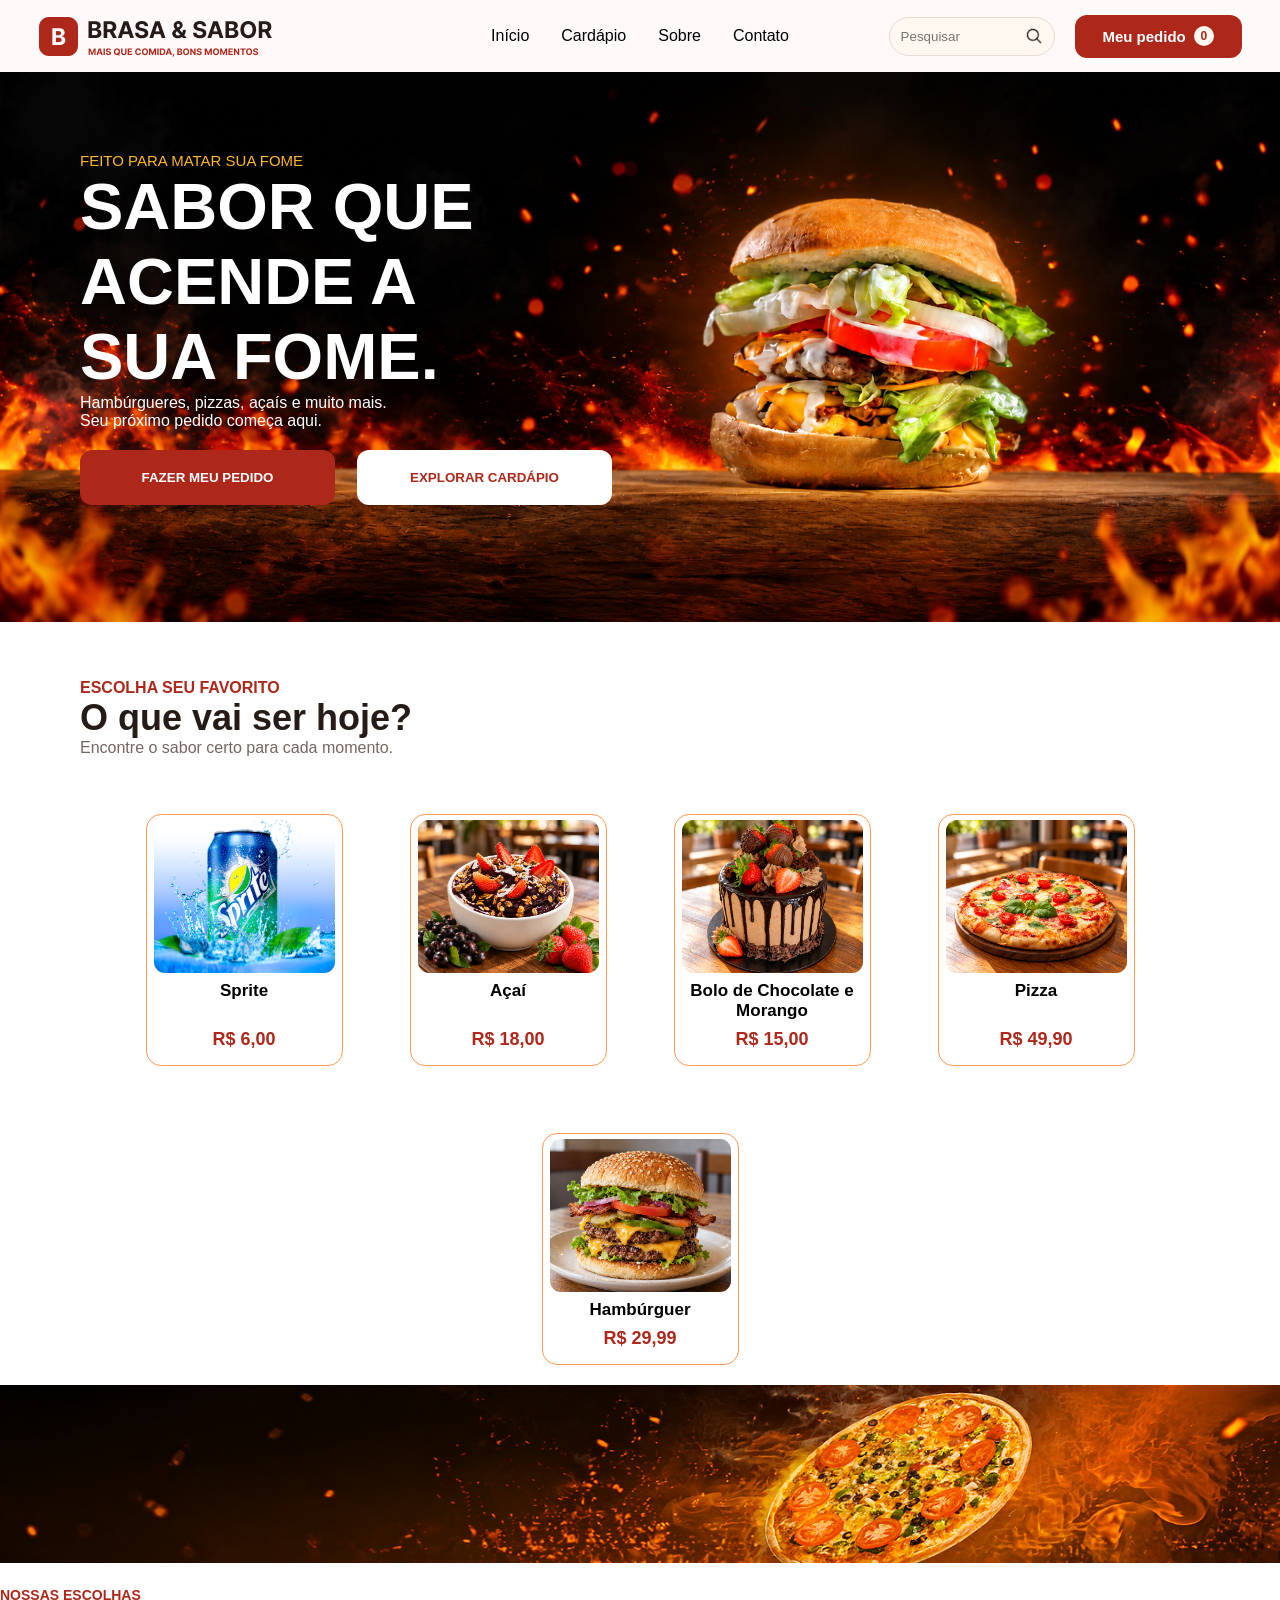
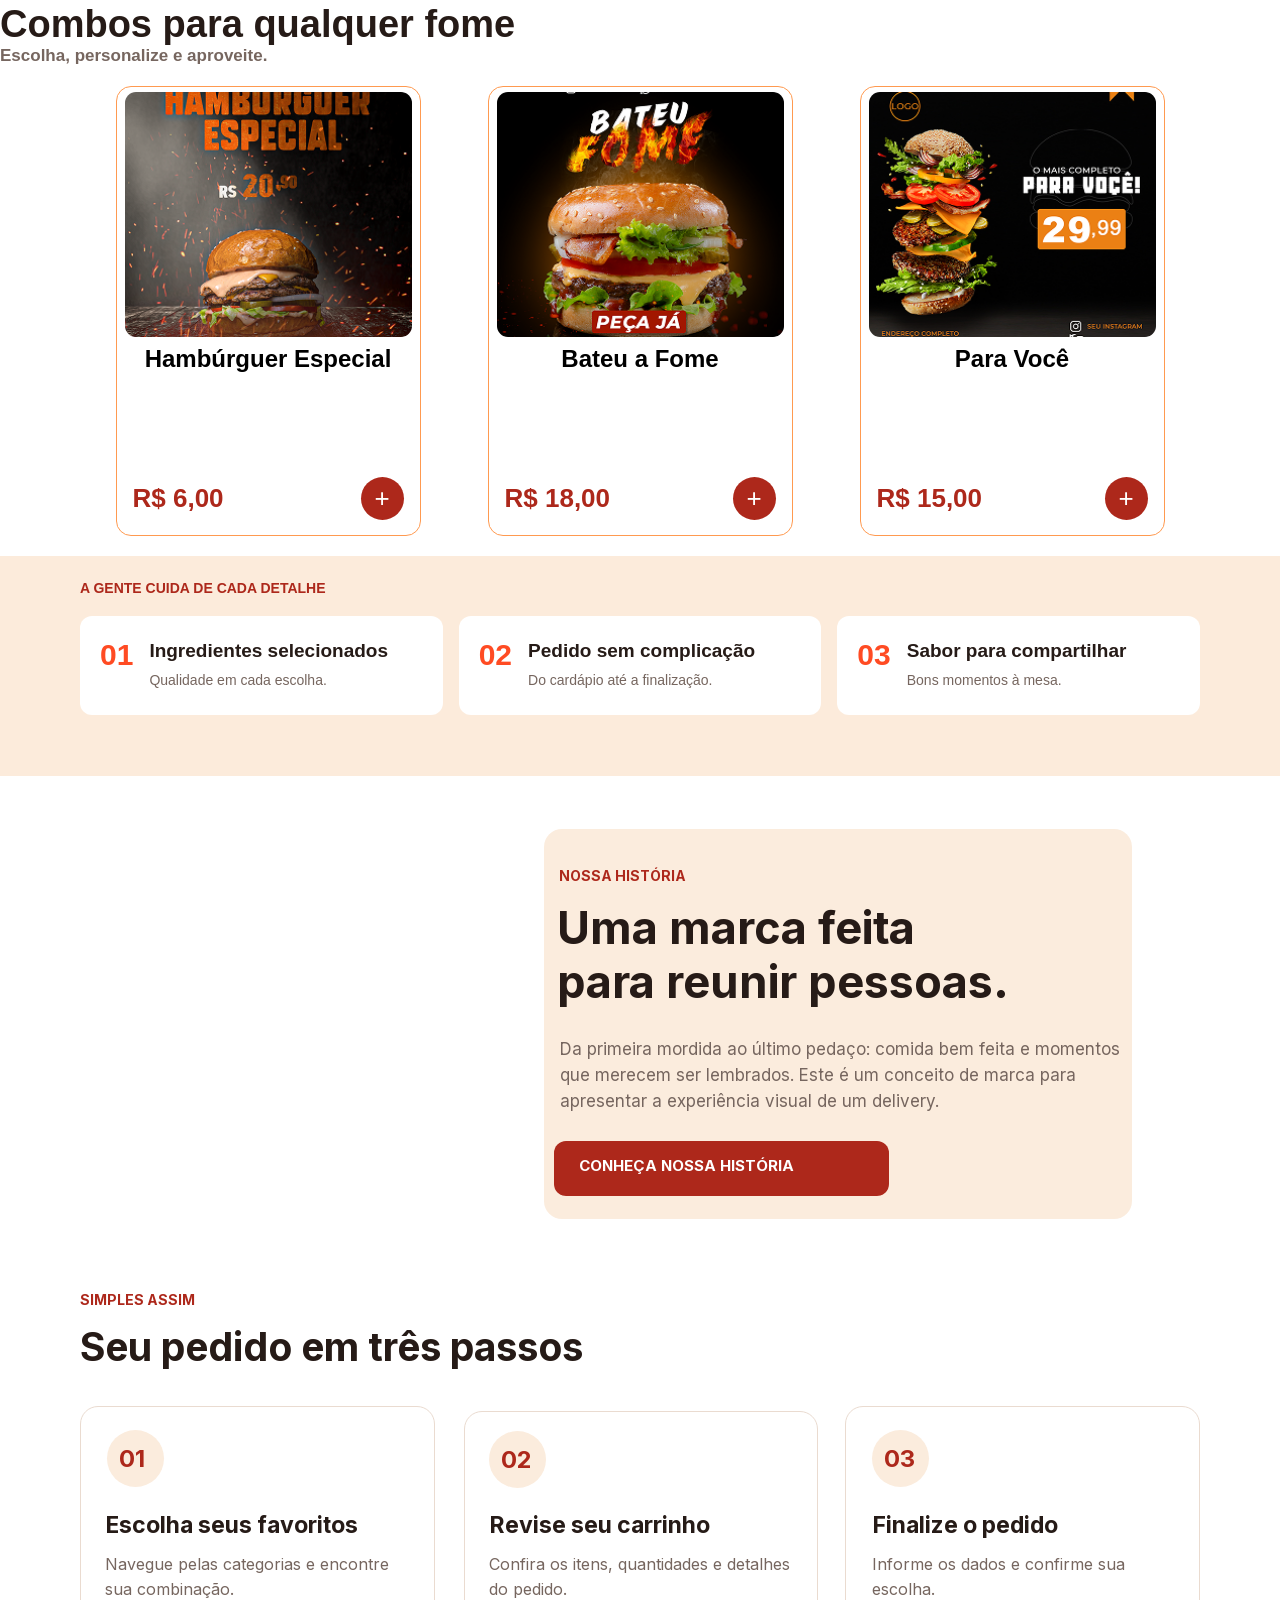
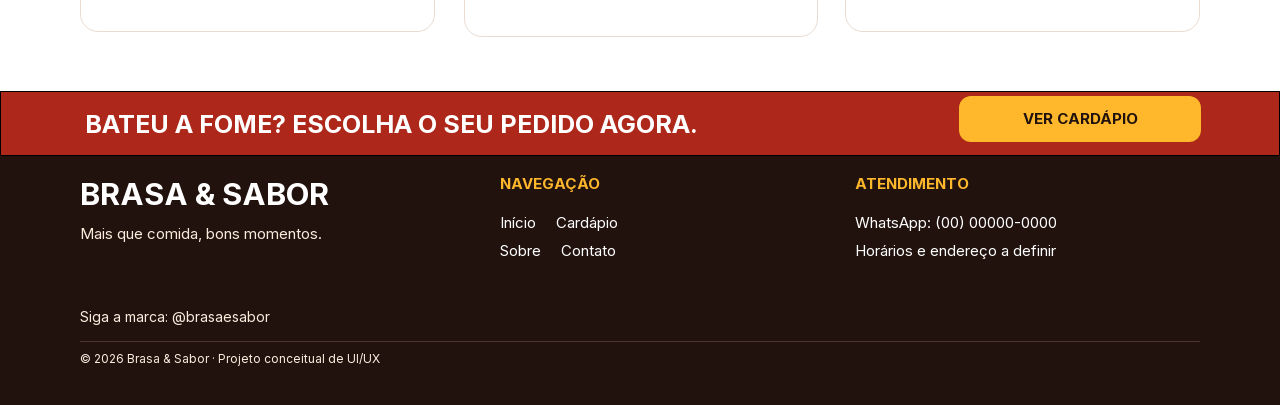
<file: index.html>
<!DOCTYPE html><!-- Informa ao navegador que este documento usa HTML5 -->

<html lang="pt-br"><!-- Inicia o documento HTML e define o idioma como português do Brasil -->

<head> <!-- Área de configurações da página, não aparece diretamente no conteúdo -->
    <meta charset="UTF-8"><!-- Permite o uso correto de acentos e caracteres especiais -->
    <meta name="viewport" content="width=device-width, initial-scale=1.0">
    <!-- Faz a página se adaptar corretamente a diferentes tamanhos de tela -->
    <title>Brasa & Sabor</title> <!-- Define o nome que aparece na aba do navegador -->
    <link rel="stylesheet" href="index.css?v=a0e9b77c3fe5"> <!-- Carrega o CSS atualizado -->
    <script src="menu.js?v=e6cb607a9255" defer></script> <!-- Controla o menu do celular -->
    <link rel="stylesheet" href="cardapio.css?v=f6be557918ce"> <!-- Estilos do cardápio e pedido -->
    <script src="cardapio.js?v=4896ae3f0e06" defer></script> <!-- Controla produtos e carrinho -->
    <link rel="shortcut icon" href="assets/favicon.png" type="image/x-icon">
    <!-- Define o ícone que aparece na aba do navegador -->
</head>

<body class="pagina-inicial"> <!-- Conteúdo da página inicial -->

    <header id="inicio"> <!-- Inicia o cabeçalho e identifica o início da página -->

        <img id="logo" src="logo.png" alt="Logo Brasa & Sabor"> <!-- Exibe a logo do site -->

        <button class="botao-menu" id="botao-menu" type="button" aria-controls="menu-principal" aria-expanded="false" aria-label="Abrir menu" hidden> <!-- Abre o menu no celular -->
            <span aria-hidden="true"></span> <!-- Primeira barra do ícone -->
            <span aria-hidden="true"></span> <!-- Segunda barra do ícone -->
            <span aria-hidden="true"></span> <!-- Terceira barra do ícone -->
        </button> <!-- Fim do botão do menu -->

        <nav id="menu-principal" aria-label="Menu principal"> <!-- Links de navegação -->

            <ul><!-- Lista dos links do menu -->

                <li> <!-- Item da lista -->
                    <a href="#inicio">Início</a> <!-- Vai para o início -->
                </li> <!-- Fim do item -->

                <li> <!-- Item do menu -->
                    <a href="cardapio.html">Cardápio</a> <!-- Abre a página do cardápio -->
                </li> <!-- Fim do item -->

                <li> <!-- Item do menu -->
                    <a href="#sobre">Sobre</a> <!-- Vai para a apresentação -->
                </li> <!-- Fim do item -->

                <li> <!-- Item do menu -->
                    <a href="#contato">Contato</a> <!-- Vai para o contato -->
                </li> <!-- Fim do item -->

                <li id="pedido-menu" hidden> <!-- Espaço para o pedido no celular -->
                </li> <!-- Fim do espaço do pedido -->

            </ul> <!-- Fim da lista -->
        </nav> <!-- Fim da navegação -->

        <form action="cardapio.html" method="get" role="search"> <!-- Pesquisa no cardápio -->

            <input type="search" name="busca" placeholder="Pesquisar" aria-label="Pesquisar no cardápio"> <!-- Termo da pesquisa -->

            <button class="botao-pesquisa" type="submit" aria-label="Pesquisar"> <!-- Envia a pesquisa -->
                <img class="lupa" src="assets/Search.png" alt=""> <!-- Ícone da pesquisa -->
            </button> <!-- Fim do botão da pesquisa -->
        </form> <!-- Fim da pesquisa -->

        <a id="meu-pedido" href="meu-pedido.html">Meu pedido <span class="contador-pedido" data-total-itens>0</span></a> <!-- Abre o carrinho e mostra a quantidade -->

    </header> <!-- Fim do cabeçalho -->

    <section class="hero"> <!-- Cria a seção principal do site, conhecida como hero -->

                <video class="video-hero" autoplay muted loop playsinline poster="assets/banner-burguer.png" aria-hidden="true"> <!-- Reproduz o vídeo automaticamente, sem som e em loop -->
            <source src="assets/videos/generated_video.mp4?v=13a20687b2e0" type="video/mp4"> <!-- Carrega o vídeo atualizado do banner -->
        </video>

        <h2 id="h2-section">
            FEITO PARA MATAR SUA FOME
        </h2> <!-- Texto menor que aparece acima do título principal -->

        <h1 id="h1">
            SABOR QUE <br> <!-- br força uma quebra de linha -->

            ACENDE A <br> <!-- Segunda quebra de linha -->

            SUA FOME.
        </h1>

        <p>
            Hambúrgueres, pizzas, açaís e muito mais. <br>
            Seu próximo pedido começa aqui.
        </p>


        <div class="botoes-hero"> <!-- Agrupa os dois botões para poder organizá-los juntos no CSS -->

            <button id="fazer-pedido" type="button"> <!-- Primeiro botão da hero -->
                FAZER MEU PEDIDO
            </button>


            <button id="explorar-cardapio" type="button"> <!-- Segundo botão da hero -->
                EXPLORAR CARDÁPIO
            </button>


        </div>

    </section>

    <section class="texto-favorito" id="cardapio"> <!-- Inicia a apresentação dos produtos e identifica o cardápio -->

        <p id="escolha-seu-favorito">
            ESCOLHA SEU FAVORITO
        </p>


        <h2 id="oq-vai-ser-hj">
            O que vai ser hoje?
        </h2>


        <p id="paragrafo-texto-favorito">
            Encontre o sabor certo para cada momento.
        </p>


    </section>

<section class="favoritos"> <!-- Agrupa os cards dos produtos favoritos -->

    <div class="card" id="sprite">
        <img src="assets/favoritos/SPRITE.png" alt="Sprite">
        <h2>Sprite</h2>
        <p class="preco">R$ 6,00</p> <!-- Exibe o preço do produto -->
    </div>

    <div class="card" id="acai">
        <img src="assets/favoritos/img/Açaí com morangos na mesa de madeira.png" alt="Açaí">
        <h2>Açaí</h2>
        <p class="preco">R$ 18,00</p> <!-- Exibe o preço do produto -->
    </div>

    <div class="card" id="bolo-de-chocolate">
        <img src="assets/favoritos/img/bolo de chocolate.png" alt="Bolo de chocolate e morango">
        <h2>Bolo de Chocolate e Morango</h2>
        <p class="preco">R$ 15,00</p> <!-- Exibe o preço do produto -->
    </div>

    <div class="card" id="pizza">
        <img src="assets/favoritos/img/pizza.png" alt="Pizza">
        <h2>Pizza</h2>
        <p class="preco">R$ 49,90</p> <!-- Exibe o preço do produto -->
    </div>

    <div class="card" id="hamburguer">
        <img src="assets/favoritos/img/hamburguer.png" alt="Hambúrguer">
        <h2>Hambúrguer</h2>
        <p class="preco">R$ 29,99</p> <!-- Exibe o preço do produto -->
    </div>

</section>

<img id="banner-pizza" src="assets/banner/pizza-banner.png" alt="">

<div class="combos" id="combos"> <!-- Agrupa os títulos e identifica a seção de combos -->
    <h2 class="NOSSAS-ESCOLHAS">NOSSAS ESCOLHAS</h2>
    <H2 class="COMBO-PARA-QUALQUER-FOME">Combos para qualquer fome</H2>
    <H3 class="ESCOLHA">Escolha, personalize e aproveite.</H3>
</div>


<section class="combos-produtos"> <!-- Agrupa os cards dos combos -->

    <div class="card" id="hamburguer-especial"> <!-- Cria o card do hambúrguer especial -->
        <img src="assets/favoritos/img/hamburguer espcial.png" alt="Hambúrguer especial"> <!-- Exibe a imagem do combo -->
        <h2>Hambúrguer Especial</h2> <!-- Exibe o nome do combo -->

        <div class="card-rodape"> <!-- Agrupa o preço e o botão -->
            <p class="preco">R$ 6,00</p> <!-- Exibe o preço do produto -->
            <button class="adicionar" type="button" data-adicionar="hamburguer-especial" aria-label="Adicionar Hambúrguer Especial ao pedido">+</button> <!-- Adiciona o combo ao carrinho -->
        </div>
    </div>

    <div class="card" id="bateu-a-fome"> <!-- Cria o card do combo Bateu a Fome -->
        <img src="assets/favoritos/img/bateu a fome.png" alt="Combo Bateu a Fome"> <!-- Exibe a imagem do combo -->
        <h2>Bateu a Fome</h2> <!-- Exibe o nome do combo -->

        <div class="card-rodape"> <!-- Agrupa o preço e o botão -->
            <p class="preco">R$ 18,00</p> <!-- Exibe o preço do produto -->
            <button class="adicionar" type="button" data-adicionar="bateu-a-fome" aria-label="Adicionar combo Bateu a Fome ao pedido">+</button> <!-- Adiciona o combo ao carrinho -->
        </div>
    </div>

    <div class="card" id="para-voce"> <!-- Cria o card do combo Para Você -->
        <img src="assets/favoritos/img/para voce.png" alt="Combo Para Você"> <!-- Exibe a imagem do combo -->
        <h2>Para Você</h2> <!-- Exibe o nome do combo -->

        <div class="card-rodape"> <!-- Agrupa o preço e o botão -->
            <p class="preco">R$ 15,00</p> <!-- Exibe o preço do produto -->
            <button class="adicionar" type="button" data-adicionar="para-voce" aria-label="Adicionar combo Para Você ao pedido">+</button> <!-- Adiciona o combo ao carrinho -->
        </div>
    </div>

</section>

<section class="beneficios" aria-labelledby="titulo-beneficios"> <!-- Cria a faixa de benefícios -->

    <h2 id="titulo-beneficios">A GENTE CUIDA DE CADA DETALHE</h2> <!-- Exibe o título da seção -->

    <div class="beneficios-lista"> <!-- Agrupa os três benefícios -->

        <div class="beneficio"> <!-- Cria o primeiro benefício -->
            <span class="beneficio-numero">01</span> <!-- Exibe o número do benefício -->

            <div class="beneficio-texto"> <!-- Agrupa o título e a descrição -->
                <h3>Ingredientes selecionados</h3> <!-- Exibe o título do benefício -->
                <p>Qualidade em cada escolha.</p> <!-- Exibe a descrição do benefício -->
            </div>
        </div>

        <div class="beneficio"> <!-- Cria o segundo benefício -->
            <span class="beneficio-numero">02</span> <!-- Exibe o número do benefício -->

            <div class="beneficio-texto"> <!-- Agrupa o título e a descrição -->
                <h3>Pedido sem complicação</h3> <!-- Exibe o título do benefício -->
                <p>Do cardápio até a finalização.</p> <!-- Exibe a descrição do benefício -->
            </div>
        </div>

        <div class="beneficio"> <!-- Cria o terceiro benefício -->
            <span class="beneficio-numero">03</span> <!-- Exibe o número do benefício -->

            <div class="beneficio-texto"> <!-- Agrupa o título e a descrição -->
                <h3>Sabor para compartilhar</h3> <!-- Exibe o título do benefício -->
                <p>Bons momentos à mesa.</p> <!-- Exibe a descrição do benefício -->
            </div>
        </div>

    </div>

</section>



<section class="nossa-historia" id="sobre" aria-labelledby="titulo-historia"> <!-- Inicia a seção de apresentação e associa seu título aos leitores de tela -->

    <div class="historia-container"> <!-- Agrupa e alinha o cartão da apresentação -->

        <div class="historia-conteudo"> <!-- Agrupa os textos e o botão dentro do cartão -->

            <p class="historia-destaque">NOSSA HISTÓRIA</p> <!-- Exibe a legenda da seção -->

            <h2 id="titulo-historia" class="historia-titulo"> <!-- Inicia o título da apresentação -->
                Uma marca feita<br> <!-- Exibe a primeira frase e quebra a linha -->
                para reunir pessoas. <!-- Exibe a segunda frase do título -->
            </h2> <!-- Encerra o título da apresentação -->

            <p class="historia-descricao"> <!-- Inicia o parágrafo de apresentação -->
                Da primeira mordida ao último pedaço: comida bem feita e momentos que merecem ser lembrados. Este é um conceito de marca para apresentar a experiência visual de um delivery. <!-- Exibe o texto de apresentação da marca -->
            </p> <!-- Encerra o parágrafo de apresentação -->

            <button class="historia-botao" type="button"> <!-- Cria um botão que não envia formulários -->
                CONHEÇA NOSSA HISTÓRIA <!-- Exibe o texto do botão -->
            </button> <!-- Encerra o botão da apresentação -->

        </div> <!-- Encerra o cartão da apresentação -->

    </div> <!-- Encerra a área de alinhamento do cartão -->

</section> <!-- Encerra a seção de apresentação -->

<section class="como-pedir" aria-labelledby="titulo-passos"> <!-- Inicia a seção sobre o pedido e associa seu título aos leitores de tela -->

    <div class="passos-cabecalho"> <!-- Agrupa a legenda e o título da seção -->

        <p class="passos-destaque">SIMPLES ASSIM</p> <!-- Exibe a legenda acima do título -->

        <h2 id="titulo-passos">Seu pedido em três passos</h2> <!-- Exibe o título da seção de pedidos -->

    </div> <!-- Encerra o cabeçalho da seção de pedidos -->

    <ol class="passos-lista"> <!-- Inicia a lista ordenada das etapas do pedido -->

        <li class="passo"> <!-- Inicia o cartão da primeira etapa -->
            <span class="passo-numero" aria-hidden="true">01</span> <!-- Exibe o número sem repetir a numeração para os leitores de tela -->
            <h3 class="passo-titulo">Escolha seus favoritos</h3> <!-- Exibe o título da primeira etapa -->
            <p class="passo-descricao">Navegue pelas categorias e encontre sua combinação.</p> <!-- Explica como escolher os produtos -->
        </li> <!-- Encerra o cartão da primeira etapa -->

        <li class="passo"> <!-- Inicia o cartão da segunda etapa -->
            <span class="passo-numero" aria-hidden="true">02</span> <!-- Exibe o número sem repetir a numeração para os leitores de tela -->
            <h3 class="passo-titulo">Revise seu carrinho</h3> <!-- Exibe o título da segunda etapa -->
            <p class="passo-descricao">Confira os itens, quantidades e detalhes do pedido.</p> <!-- Explica o que revisar no carrinho -->
        </li> <!-- Encerra o cartão da segunda etapa -->

        <li class="passo"> <!-- Inicia o cartão da terceira etapa -->
            <span class="passo-numero" aria-hidden="true">03</span> <!-- Exibe o número sem repetir a numeração para os leitores de tela -->
            <h3 class="passo-titulo">Finalize o pedido</h3> <!-- Exibe o título da terceira etapa -->
            <p class="passo-descricao">Informe os dados e confirme sua escolha.</p> <!-- Explica como concluir o pedido -->
        </li> <!-- Encerra o cartão da terceira etapa -->

    </ol> <!-- Encerra a lista das etapas do pedido -->

</section> <!-- Encerra a seção de pedidos -->

<footer class="rodape"> <!-- Inicia o rodapé da página -->

    <div class="rodape-chamada"> <!-- Cria a faixa de chamada acima das informações finais -->

        <div class="rodape-chamada-conteudo"> <!-- Alinha o texto e o link da faixa -->
            <p class="rodape-chamada-texto">BATEU A FOME? ESCOLHA O SEU PEDIDO AGORA.</p> <!-- Exibe a chamada para escolher um pedido -->
            <a class="rodape-botao" href="cardapio.html">VER CARDÁPIO</a> <!-- Abre o cardápio completo -->
        </div> <!-- Encerra o conteúdo da faixa de chamada -->

    </div> <!-- Encerra a faixa de chamada -->

    <div class="rodape-corpo"> <!-- Cria a área escura das informações finais -->

        <div class="rodape-conteudo"> <!-- Limita e centraliza o conteúdo do rodapé -->

            <div class="rodape-colunas"> <!-- Agrupa a marca, a navegação e o atendimento -->

                <div class="rodape-marca"> <!-- Agrupa o nome e o slogan da marca -->
                    <h2 class="rodape-nome">BRASA &amp; SABOR</h2> <!-- Exibe o nome da marca -->
                    <p class="rodape-slogan">Mais que comida, bons momentos.</p> <!-- Exibe o slogan da marca -->
                </div> <!-- Encerra as informações da marca -->

                <nav class="rodape-navegacao" aria-labelledby="titulo-navegacao"> <!-- Identifica os links de navegação do rodapé -->
                    <h3 class="rodape-subtitulo" id="titulo-navegacao">NAVEGAÇÃO</h3> <!-- Exibe o título da navegação -->

                    <div class="rodape-links"> <!-- Agrupa as duas linhas de links -->

                        <div class="rodape-linha"> <!-- Agrupa a primeira linha de links -->
                            <a href="#inicio">Início</a> <!-- Leva ao início da página -->
                            <a href="cardapio.html">Cardápio</a> <!-- Abre o cardápio completo -->
                        </div> <!-- Encerra a primeira linha de links -->

                        <div class="rodape-linha"> <!-- Agrupa a segunda linha de links -->
                            <a href="#sobre">Sobre</a> <!-- Leva à apresentação da marca -->
                            <a href="#contato">Contato</a> <!-- Leva às informações de atendimento -->
                        </div> <!-- Encerra a segunda linha de links -->

                    </div> <!-- Encerra o grupo de links -->

                </nav> <!-- Encerra a navegação do rodapé -->

                <section class="rodape-atendimento" id="contato" aria-labelledby="titulo-atendimento"> <!-- Agrupa e identifica as informações de atendimento -->
                    <h3 class="rodape-subtitulo" id="titulo-atendimento">ATENDIMENTO</h3> <!-- Exibe o título do atendimento -->

                    <p class="rodape-dados"> <!-- Inicia as informações de contato -->
                        WhatsApp: (00) 00000-0000<br> <!-- Exibe o telefone e quebra a linha -->
                        Horários e endereço a definir <!-- Exibe a situação dos dados de atendimento -->
                    </p> <!-- Encerra as informações de contato -->

                </section> <!-- Encerra a área de atendimento -->

            </div> <!-- Encerra as três colunas do rodapé -->

            <p class="rodape-social">Siga a marca: @brasaesabor</p> <!-- Exibe o nome da marca nas redes sociais -->
            <hr class="rodape-divisor"> <!-- Separa as informações dos créditos finais -->
            <p class="rodape-creditos">© 2026 Brasa &amp; Sabor · Projeto conceitual de UI/UX</p> <!-- Exibe o ano, a marca e a identificação do projeto -->

        </div> <!-- Encerra o conteúdo centralizado do rodapé -->

    </div> <!-- Encerra a área escura do rodapé -->

</footer> <!-- Encerra o rodapé da página -->

<p class="aviso-pedido" role="status" data-status-pedido hidden></p> <!-- Confirma as mudanças no pedido -->

</body>


</html>
</file>
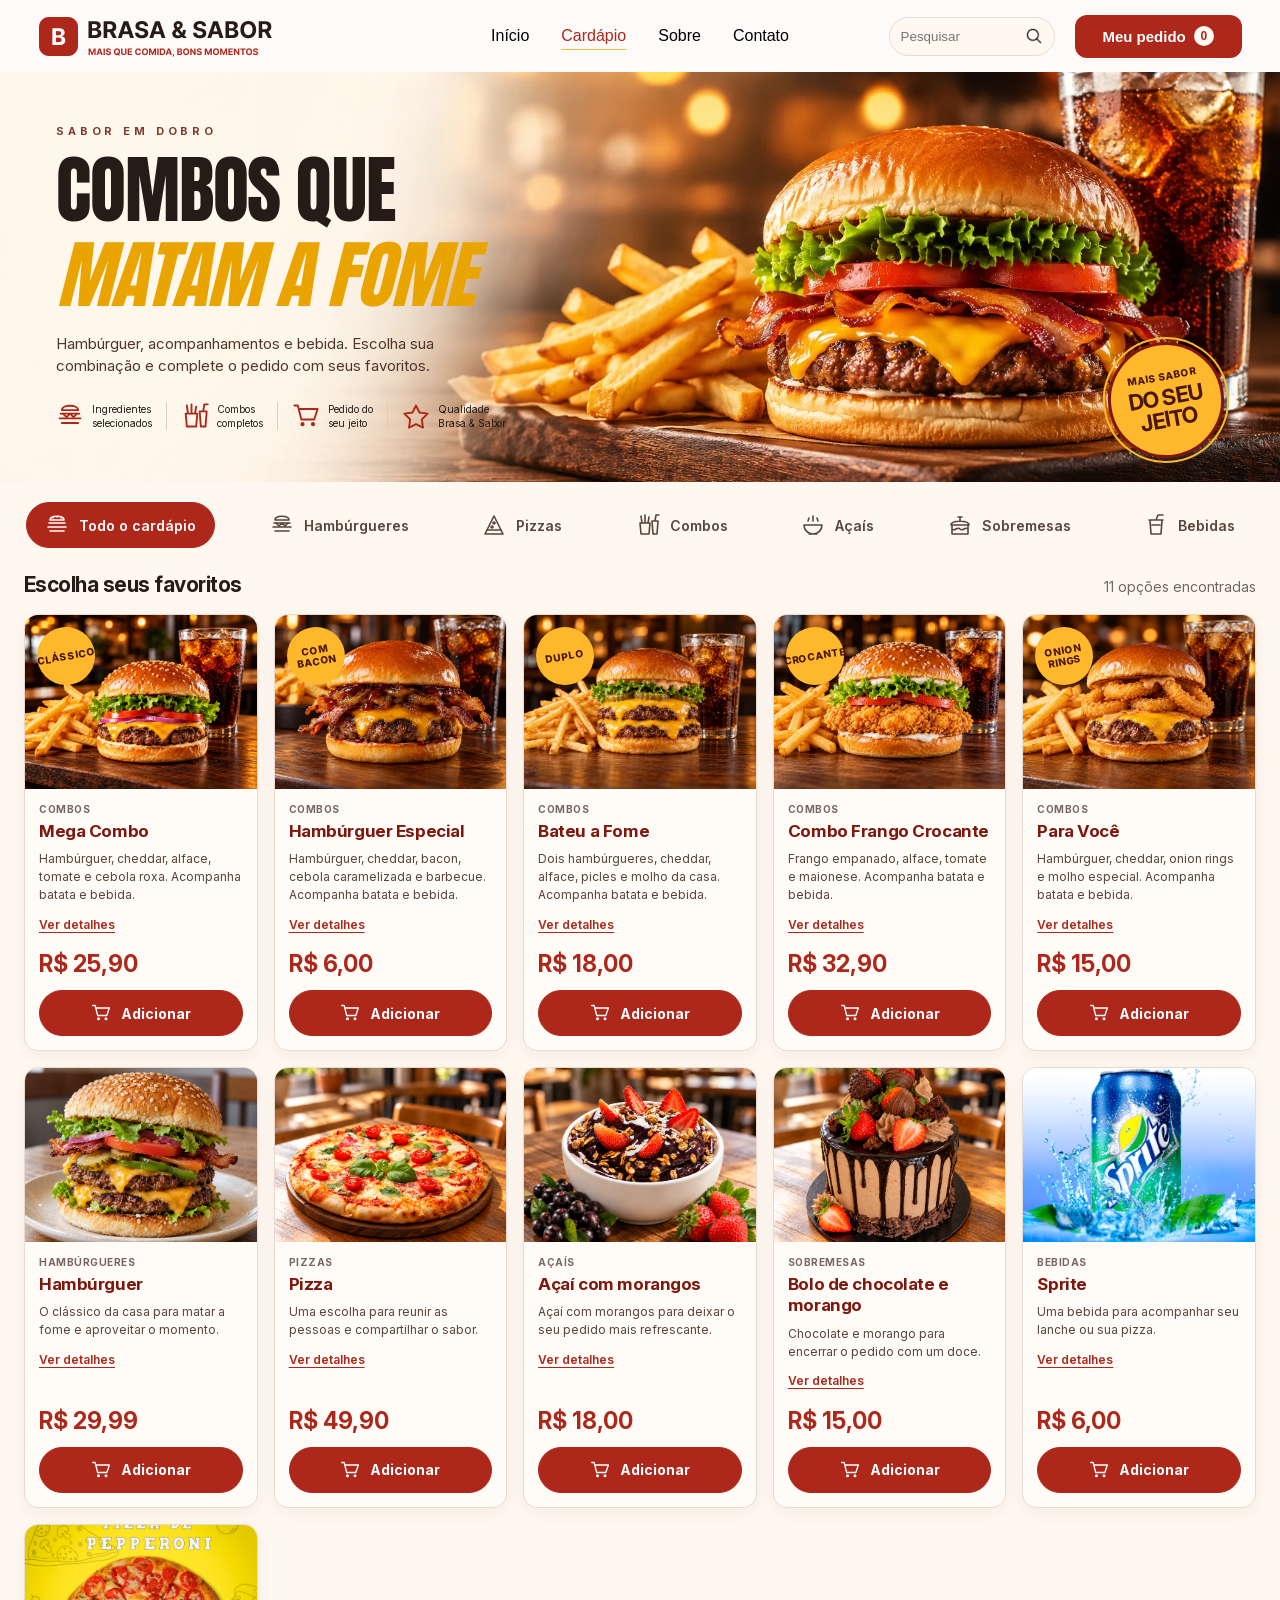
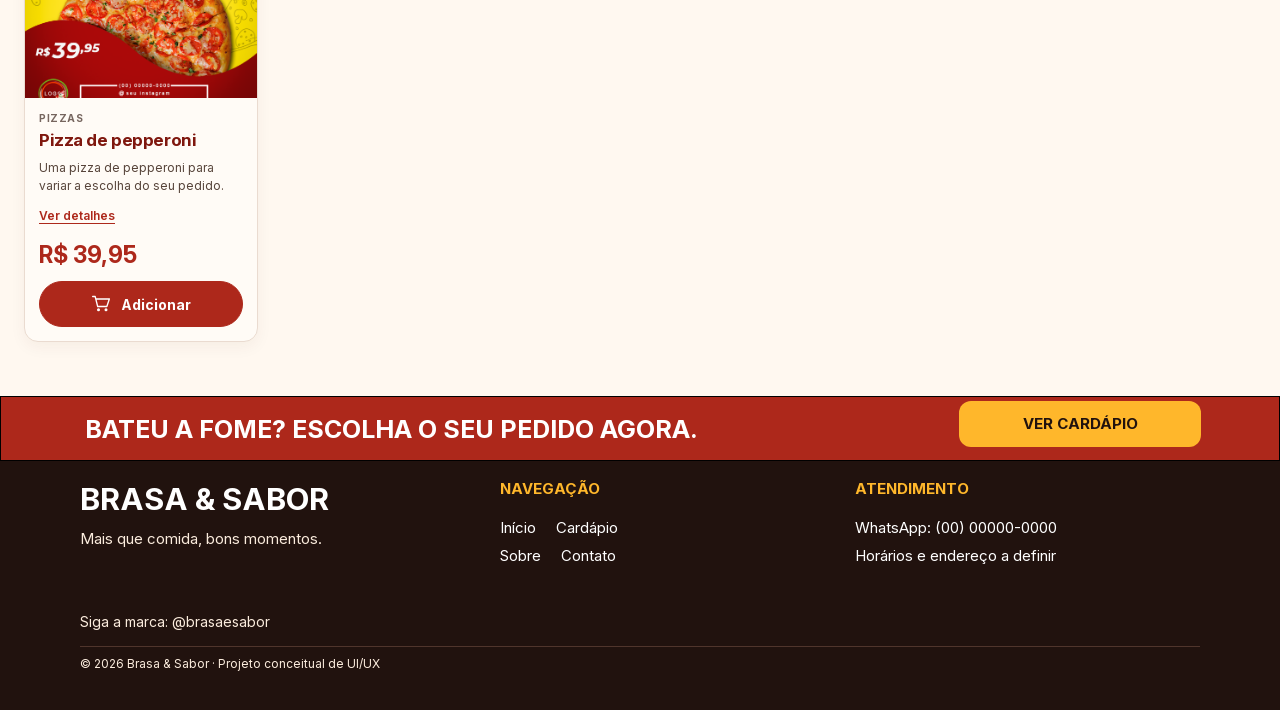
<file: cardapio.html>
<!DOCTYPE html> <!-- Documento HTML5 -->
<html lang="pt-br"> <!-- Idioma da página -->
<head> <!-- Configurações da página -->
    <meta charset="UTF-8"> <!-- Permite acentos -->
    <meta name="viewport" content="width=device-width, initial-scale=1.0"> <!-- Ajusta à tela -->
    <title>Cardápio | Brasa &amp; Sabor</title> <!-- Nome da aba -->
    <link rel="icon" href="assets/favicon.png"> <!-- Ícone da aba -->
    <link rel="stylesheet" href="index.css?v=a0e9b77c3fe5"> <!-- Estilos da identidade visual -->
    <link rel="stylesheet" href="cardapio.css?v=f6be557918ce"> <!-- Estilos do cardápio e pedido -->
    <script src="menu.js?v=e6cb607a9255" defer></script> <!-- Menu do celular -->
    <script src="cardapio.js?v=4896ae3f0e06" defer></script> <!-- Produtos e carrinho -->
</head> <!-- Fim das configurações -->
<body class="pagina-loja pagina-cardapio"> <!-- Conteúdo da loja -->
    <header id="inicio"> <!-- Inicia o cabeçalho e identifica o início da página -->

        <img id="logo" src="logo.png" alt="Logo Brasa & Sabor"> <!-- Exibe a logo do site -->

        <button class="botao-menu" id="botao-menu" type="button" aria-controls="menu-principal" aria-expanded="false" aria-label="Abrir menu" hidden> <!-- Abre o menu no celular -->
            <span aria-hidden="true"></span> <!-- Primeira barra do ícone -->
            <span aria-hidden="true"></span> <!-- Segunda barra do ícone -->
            <span aria-hidden="true"></span> <!-- Terceira barra do ícone -->
        </button> <!-- Fim do botão do menu -->

        <nav id="menu-principal" aria-label="Menu principal"> <!-- Links de navegação -->

            <ul><!-- Lista dos links do menu -->

                <li> <!-- Item da lista -->
                    <a href="index.html#inicio">Início</a> <!-- Vai para o início -->
                </li> <!-- Fim do item -->

                <li> <!-- Item do menu -->
                    <a href="cardapio.html" aria-current="page">Cardápio</a> <!-- Abre a página do cardápio -->
                </li> <!-- Fim do item -->

                <li> <!-- Item do menu -->
                    <a href="index.html#sobre">Sobre</a> <!-- Vai para a apresentação -->
                </li> <!-- Fim do item -->

                <li> <!-- Item do menu -->
                    <a href="index.html#contato">Contato</a> <!-- Vai para o contato -->
                </li> <!-- Fim do item -->

                <li id="pedido-menu" hidden> <!-- Espaço para o pedido no celular -->
                </li> <!-- Fim do espaço do pedido -->

            </ul> <!-- Fim da lista -->
        </nav> <!-- Fim da navegação -->

        <form action="cardapio.html" method="get" role="search"> <!-- Pesquisa no cardápio -->

            <input type="search" name="busca" placeholder="Pesquisar" aria-label="Pesquisar no cardápio"> <!-- Termo da pesquisa -->

            <button class="botao-pesquisa" type="submit" aria-label="Pesquisar"> <!-- Envia a pesquisa -->
                <img class="lupa" src="assets/Search.png" alt=""> <!-- Ícone da pesquisa -->
            </button> <!-- Fim do botão da pesquisa -->
        </form> <!-- Fim da pesquisa -->

        <a id="meu-pedido" href="meu-pedido.html">Meu pedido <span class="contador-pedido" data-total-itens>0</span></a> <!-- Abre o carrinho e mostra a quantidade -->

    </header> <!-- Fim do cabeçalho -->
<svg class="simbolos-cardapio" aria-hidden="true" focusable="false"> <!-- Guarda os ícones reutilizados -->
    <symbol id="icone-todos" viewBox="0 0 24 24"><path d="M4 10h16M3 14h18M5 18h14M5 7c0-5 14-5 14 0Z"/><path d="M8 5h.01M12 4h.01M16 5h.01"/></symbol> <!-- Desenha o ícone -->
    <symbol id="icone-hamburgueres" viewBox="0 0 24 24"><path d="M4 10h16M3 14h18M5 18h14M5 7c0-5 14-5 14 0Z"/><path d="m6 10 3 3 3-3 3 3 3-3"/></symbol> <!-- Desenha o ícone -->
    <symbol id="icone-pizzas" viewBox="0 0 24 24"><path d="m12 3 9 18H3L12 3Z"/><path d="M5 17h14"/><circle cx="12" cy="10" r="1"/><circle cx="10" cy="14" r="1"/></symbol> <!-- Desenha o ícone -->
    <symbol id="icone-combos" viewBox="0 0 24 24"><path d="M4 10h10l-1 11H5L4 10ZM6 10 5 3M9 10V2M12 10l1-6M17 8h5l-1 13h-4L16 8h1ZM19 8l1-6h3"/></symbol> <!-- Desenha o ícone -->
    <symbol id="icone-acais" viewBox="0 0 24 24"><path d="M3 12h18a9 9 0 0 1-18 0ZM8 21h8M7 8l1-3M12 8V3M17 8l-1-3"/></symbol> <!-- Desenha o ícone -->
    <symbol id="icone-sobremesas" viewBox="0 0 24 24"><path d="M4 12h16v9H4ZM3 12c0-5 18-5 18 0M12 8V4M10 4h4M4 16c3 3 5-3 8 0s5-3 8 0"/></symbol> <!-- Desenha o ícone -->
    <symbol id="icone-bebidas" viewBox="0 0 24 24"><path d="M6 7h12l-1 14H7L6 7ZM5 7h14M12 7l2-5h5M8 12h8"/></symbol> <!-- Desenha o ícone -->
    <symbol id="icone-carrinho" viewBox="0 0 24 24"><path d="M2 3h3l3 12h11l3-9H6M9 19h.01M18 19h.01"/><circle cx="9" cy="19" r="1"/><circle cx="18" cy="19" r="1"/></symbol> <!-- Desenha o ícone -->
    <symbol id="icone-estrela" viewBox="0 0 24 24"><path d="m12 3 3 6 7 1-5 5 1 7-6-3-6 3 1-7-5-5 7-1 3-6Z"/></symbol> <!-- Desenha o ícone -->
</svg> <!-- Fim dos ícones -->
<main> <!-- Conteúdo do cardápio -->
    <section class="cardapio-abertura" aria-labelledby="titulo-cardapio"> <!-- Banner do cardápio -->
        <img class="cardapio-capa" src="assets/cardapio/banner-combos-v2.webp" alt="" fetchpriority="high" decoding="async"> <!-- Foto decorativa do combo -->
        <div class="loja-container cardapio-banner-conteudo"> <!-- Alinha os textos do banner -->
            <div class="cardapio-textos"> <!-- Agrupa a apresentação -->
                <p class="loja-legenda">SABOR EM DOBRO</p> <!-- Legenda do banner -->
                <h1 class="cardapio-titulo" id="titulo-cardapio"> <!-- Título principal -->
                    <span>COMBOS QUE</span> <!-- Primeira linha do título -->
                    <em>MATAM A FOME</em> <!-- Destaque do título -->
                </h1> <!-- Fim do título -->
                <p class="loja-introducao">Hambúrguer, acompanhamentos e bebida. Escolha sua combinação e complete o pedido com seus favoritos.</p> <!-- Apresenta o cardápio -->
                <ul class="cardapio-vantagens" aria-label="O sabor da casa"> <!-- Vantagens dos combos -->
                    <li><svg class="icone-cardapio" viewBox="0 0 24 24" fill="none" stroke="currentColor" stroke-width="1.6" stroke-linecap="round" stroke-linejoin="round" aria-hidden="true" focusable="false"><use href="#icone-hamburgueres"></use></svg><span>Ingredientes<br>selecionados</span></li> <!-- Apresenta uma vantagem -->
                    <li><svg class="icone-cardapio" viewBox="0 0 24 24" fill="none" stroke="currentColor" stroke-width="1.6" stroke-linecap="round" stroke-linejoin="round" aria-hidden="true" focusable="false"><use href="#icone-combos"></use></svg><span>Combos<br>completos</span></li> <!-- Apresenta uma vantagem -->
                    <li><svg class="icone-cardapio" viewBox="0 0 24 24" fill="none" stroke="currentColor" stroke-width="1.6" stroke-linecap="round" stroke-linejoin="round" aria-hidden="true" focusable="false"><use href="#icone-carrinho"></use></svg><span>Pedido do<br>seu jeito</span></li> <!-- Apresenta uma vantagem -->
                    <li><svg class="icone-cardapio" viewBox="0 0 24 24" fill="none" stroke="currentColor" stroke-width="1.6" stroke-linecap="round" stroke-linejoin="round" aria-hidden="true" focusable="false"><use href="#icone-estrela"></use></svg><span>Qualidade<br>Brasa &amp; Sabor</span></li> <!-- Apresenta uma vantagem -->
                </ul> <!-- Fim das vantagens -->
            </div> <!-- Fim dos textos -->
            <div class="selo-banner" aria-label="Combos do seu jeito"> <!-- Destaque do banner -->
                <span>MAIS SABOR</span> <!-- Legenda do selo -->
                <strong>DO SEU<br>JEITO</strong> <!-- Texto do selo -->
            </div> <!-- Fim do destaque -->
        </div> <!-- Fim do conteúdo do banner -->
    </section> <!-- Fim do banner -->
    <section class="loja-container cardapio-conteudo" aria-labelledby="titulo-catalogo"> <!-- Produtos do cardápio -->
        <div class="categorias-cardapio" role="group" aria-label="Filtrar por categoria"> <!-- Filtros do cardápio -->
                <button class="categoria-botao" type="button" data-categoria="todos" aria-pressed="true"><svg class="icone-cardapio" viewBox="0 0 24 24" fill="none" stroke="currentColor" stroke-width="1.6" stroke-linecap="round" stroke-linejoin="round" aria-hidden="true" focusable="false"><use href="#icone-todos"></use></svg><span>Todo o cardápio</span></button> <!-- Filtra os produtos da categoria -->
                <button class="categoria-botao" type="button" data-categoria="hamburgueres" aria-pressed="false"><svg class="icone-cardapio" viewBox="0 0 24 24" fill="none" stroke="currentColor" stroke-width="1.6" stroke-linecap="round" stroke-linejoin="round" aria-hidden="true" focusable="false"><use href="#icone-hamburgueres"></use></svg><span>Hambúrgueres</span></button> <!-- Filtra os produtos da categoria -->
                <button class="categoria-botao" type="button" data-categoria="pizzas" aria-pressed="false"><svg class="icone-cardapio" viewBox="0 0 24 24" fill="none" stroke="currentColor" stroke-width="1.6" stroke-linecap="round" stroke-linejoin="round" aria-hidden="true" focusable="false"><use href="#icone-pizzas"></use></svg><span>Pizzas</span></button> <!-- Filtra os produtos da categoria -->
                <button class="categoria-botao" type="button" data-categoria="combos" aria-pressed="false"><svg class="icone-cardapio" viewBox="0 0 24 24" fill="none" stroke="currentColor" stroke-width="1.6" stroke-linecap="round" stroke-linejoin="round" aria-hidden="true" focusable="false"><use href="#icone-combos"></use></svg><span>Combos</span></button> <!-- Filtra os produtos da categoria -->
                <button class="categoria-botao" type="button" data-categoria="acais" aria-pressed="false"><svg class="icone-cardapio" viewBox="0 0 24 24" fill="none" stroke="currentColor" stroke-width="1.6" stroke-linecap="round" stroke-linejoin="round" aria-hidden="true" focusable="false"><use href="#icone-acais"></use></svg><span>Açaís</span></button> <!-- Filtra os produtos da categoria -->
                <button class="categoria-botao" type="button" data-categoria="sobremesas" aria-pressed="false"><svg class="icone-cardapio" viewBox="0 0 24 24" fill="none" stroke="currentColor" stroke-width="1.6" stroke-linecap="round" stroke-linejoin="round" aria-hidden="true" focusable="false"><use href="#icone-sobremesas"></use></svg><span>Sobremesas</span></button> <!-- Filtra os produtos da categoria -->
                <button class="categoria-botao" type="button" data-categoria="bebidas" aria-pressed="false"><svg class="icone-cardapio" viewBox="0 0 24 24" fill="none" stroke="currentColor" stroke-width="1.6" stroke-linecap="round" stroke-linejoin="round" aria-hidden="true" focusable="false"><use href="#icone-bebidas"></use></svg><span>Bebidas</span></button> <!-- Filtra os produtos da categoria -->
        </div> <!-- Fim das categorias -->
        <div class="catalogo-cabecalho"> <!-- Título e quantidade de resultados -->
            <h2 id="titulo-catalogo">Escolha seus favoritos</h2> <!-- Título dos produtos -->
            <p id="resultado-produtos" role="status"></p> <!-- Quantidade encontrada -->
        </div> <!-- Fim do cabeçalho dos produtos -->
        <div class="lista-produtos" id="lista-produtos"></div> <!-- Recebe os produtos do cardápio -->
        <div class="estado-vazio" id="busca-vazia" hidden> <!-- Busca sem resultados -->
            <h2>Nenhum sabor por aqui ainda.</h2> <!-- Título da busca vazia -->
            <p class="texto-suave">Tente outro nome ou escolha uma categoria diferente.</p> <!-- Orienta a pesquisa -->
            <button class="botao-loja" id="limpar-filtros" type="button">Limpar filtros</button> <!-- Mostra todos os produtos -->
        </div> <!-- Fim da busca vazia -->
        <noscript><p class="texto-suave">Ative o JavaScript para ver os produtos e montar seu pedido.</p></noscript> <!-- Orientação sem o script -->
    </section> <!-- Fim dos produtos -->
</main> <!-- Fim do cardápio -->
<footer class="rodape"> <!-- Inicia o rodapé da página -->

    <div class="rodape-chamada"> <!-- Cria a faixa de chamada acima das informações finais -->

        <div class="rodape-chamada-conteudo"> <!-- Alinha o texto e o link da faixa -->
            <p class="rodape-chamada-texto">BATEU A FOME? ESCOLHA O SEU PEDIDO AGORA.</p> <!-- Exibe a chamada para escolher um pedido -->
            <a class="rodape-botao" href="cardapio.html">VER CARDÁPIO</a> <!-- Abre o cardápio completo -->
        </div> <!-- Encerra o conteúdo da faixa de chamada -->

    </div> <!-- Encerra a faixa de chamada -->

    <div class="rodape-corpo"> <!-- Cria a área escura das informações finais -->

        <div class="rodape-conteudo"> <!-- Limita e centraliza o conteúdo do rodapé -->

            <div class="rodape-colunas"> <!-- Agrupa a marca, a navegação e o atendimento -->

                <div class="rodape-marca"> <!-- Agrupa o nome e o slogan da marca -->
                    <h2 class="rodape-nome">BRASA &amp; SABOR</h2> <!-- Exibe o nome da marca -->
                    <p class="rodape-slogan">Mais que comida, bons momentos.</p> <!-- Exibe o slogan da marca -->
                </div> <!-- Encerra as informações da marca -->

                <nav class="rodape-navegacao" aria-labelledby="titulo-navegacao"> <!-- Identifica os links de navegação do rodapé -->
                    <h3 class="rodape-subtitulo" id="titulo-navegacao">NAVEGAÇÃO</h3> <!-- Exibe o título da navegação -->

                    <div class="rodape-links"> <!-- Agrupa as duas linhas de links -->

                        <div class="rodape-linha"> <!-- Agrupa a primeira linha de links -->
                            <a href="index.html#inicio">Início</a> <!-- Leva ao início da página -->
                            <a href="cardapio.html">Cardápio</a> <!-- Abre o cardápio completo -->
                        </div> <!-- Encerra a primeira linha de links -->

                        <div class="rodape-linha"> <!-- Agrupa a segunda linha de links -->
                            <a href="index.html#sobre">Sobre</a> <!-- Leva à apresentação da marca -->
                            <a href="index.html#contato">Contato</a> <!-- Leva às informações de atendimento -->
                        </div> <!-- Encerra a segunda linha de links -->

                    </div> <!-- Encerra o grupo de links -->

                </nav> <!-- Encerra a navegação do rodapé -->

                <section class="rodape-atendimento" id="contato" aria-labelledby="titulo-atendimento"> <!-- Agrupa e identifica as informações de atendimento -->
                    <h3 class="rodape-subtitulo" id="titulo-atendimento">ATENDIMENTO</h3> <!-- Exibe o título do atendimento -->

                    <p class="rodape-dados"> <!-- Inicia as informações de contato -->
                        WhatsApp: (00) 00000-0000<br> <!-- Exibe o telefone e quebra a linha -->
                        Horários e endereço a definir <!-- Exibe a situação dos dados de atendimento -->
                    </p> <!-- Encerra as informações de contato -->

                </section> <!-- Encerra a área de atendimento -->

            </div> <!-- Encerra as três colunas do rodapé -->

            <p class="rodape-social">Siga a marca: @brasaesabor</p> <!-- Exibe o nome da marca nas redes sociais -->
            <hr class="rodape-divisor"> <!-- Separa as informações dos créditos finais -->
            <p class="rodape-creditos">© 2026 Brasa &amp; Sabor · Projeto conceitual de UI/UX</p> <!-- Exibe o ano, a marca e a identificação do projeto -->

        </div> <!-- Encerra o conteúdo centralizado do rodapé -->

    </div> <!-- Encerra a área escura do rodapé -->

</footer> <!-- Encerra o rodapé da página -->
<dialog class="detalhes-produto" id="detalhes-produto" aria-labelledby="detalhe-nome" aria-describedby="detalhe-descricao"> <!-- Detalhes do produto -->
    <button class="fechar-detalhes" id="fechar-detalhes" type="button" aria-label="Fechar detalhes" autofocus>×</button> <!-- Fecha a janela -->
    <div class="detalhes-layout"> <!-- Organiza imagem e informações -->
        <img id="detalhe-imagem" src="assets/favoritos/img/hamburguer.png" alt="Hambúrguer"> <!-- Foto do produto -->
        <div class="detalhes-conteudo"> <!-- Informações do produto -->
            <p class="loja-legenda">BRASA &amp; SABOR</p> <!-- Nome da marca -->
            <h2 id="detalhe-nome">Hambúrguer</h2> <!-- Nome do produto escolhido -->
            <p class="texto-suave" id="detalhe-descricao"></p> <!-- Descrição do produto -->
            <strong class="produto-preco" id="detalhe-preco"></strong> <!-- Preço do produto -->
            <button class="botao-loja" id="detalhe-adicionar" type="button" data-adicionar="hamburguer">Adicionar ao pedido</button> <!-- Inclui o produto no carrinho -->
            <p class="texto-suave" id="detalhe-status" role="status" data-status-pedido hidden></p> <!-- Confirma a inclusão -->
        </div> <!-- Fim das informações -->
    </div> <!-- Fim do conteúdo dos detalhes -->
</dialog> <!-- Fim da janela -->
<div class="barra-pedido" id="barra-pedido" hidden> <!-- Resumo fixo do celular -->
    <div> <!-- Quantidade e total -->
        <p class="texto-suave"><span data-total-itens>0</span> itens no pedido</p> <!-- Quantidade escolhida -->
        <strong data-total-pedido>R$ 0,00</strong> <!-- Total dos itens -->
    </div> <!-- Fim dos valores -->
    <a class="botao-loja" href="meu-pedido.html">Ver meu pedido</a> <!-- Abre o carrinho -->
</div> <!-- Fim do resumo fixo -->
<p class="aviso-pedido" role="status" data-status-pedido hidden></p> <!-- Confirma as mudanças no pedido -->
</body> <!-- Fim do conteúdo -->
</html> <!-- Fim do documento -->
</file>
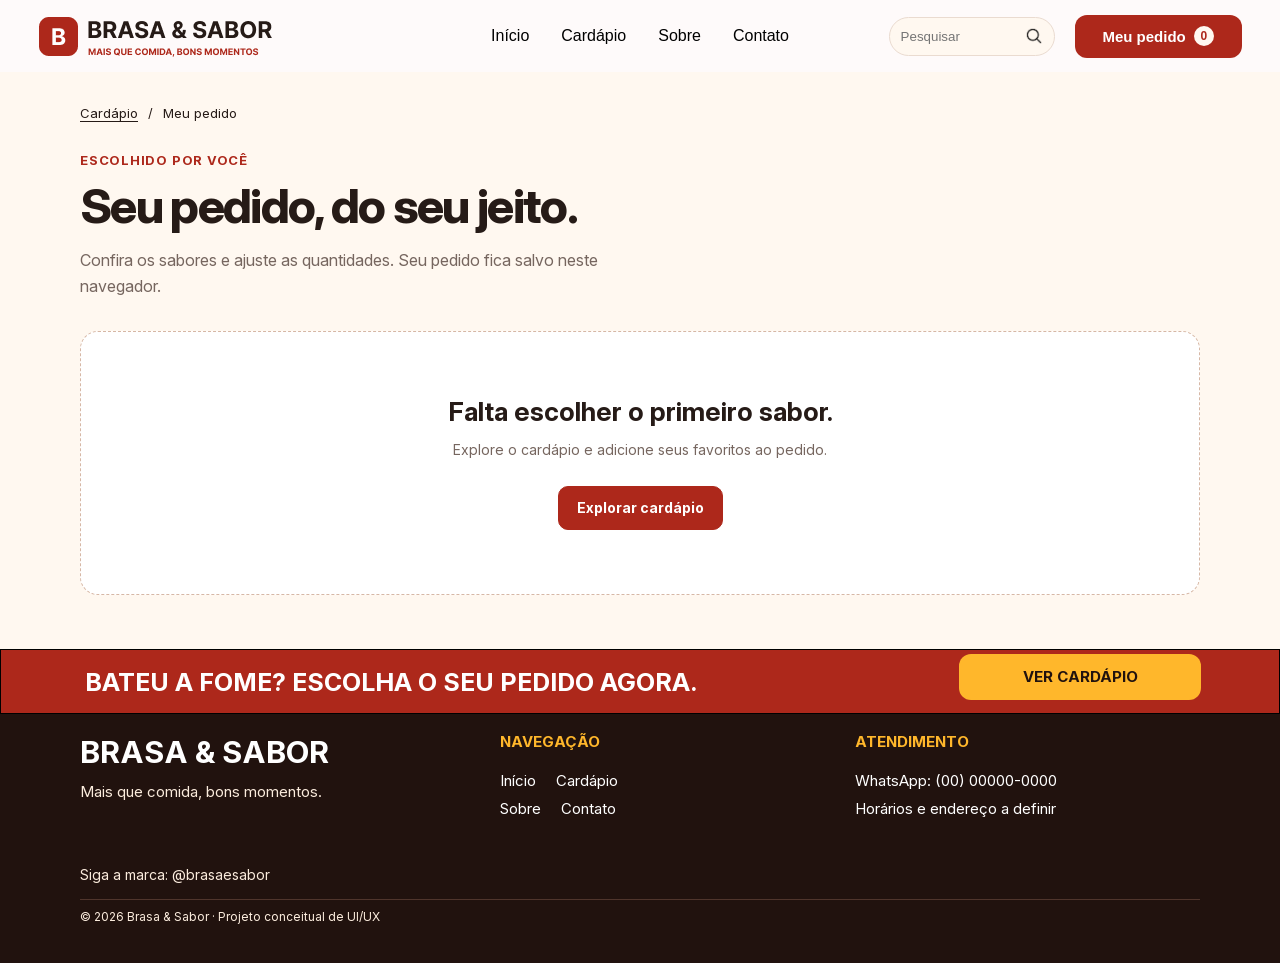
<file: meu-pedido.html>
<!DOCTYPE html> <!-- Documento HTML5 -->
<html lang="pt-br"> <!-- Idioma da página -->
<head> <!-- Configurações da página -->
    <meta charset="UTF-8"> <!-- Permite acentos -->
    <meta name="viewport" content="width=device-width, initial-scale=1.0"> <!-- Ajusta à tela -->
    <title>Meu pedido | Brasa &amp; Sabor</title> <!-- Nome da aba -->
    <link rel="icon" href="assets/favicon.png"> <!-- Ícone da aba -->
    <link rel="stylesheet" href="index.css?v=a0e9b77c3fe5"> <!-- Estilos da identidade visual -->
    <link rel="stylesheet" href="cardapio.css?v=f6be557918ce"> <!-- Estilos do cardápio e pedido -->
    <script src="menu.js?v=e6cb607a9255" defer></script> <!-- Menu do celular -->
    <script src="cardapio.js?v=4896ae3f0e06" defer></script> <!-- Produtos e carrinho -->
</head> <!-- Fim das configurações -->
<body class="pagina-loja pagina-pedido"> <!-- Conteúdo da loja -->
    <header id="inicio"> <!-- Inicia o cabeçalho e identifica o início da página -->

        <img id="logo" src="logo.png" alt="Logo Brasa & Sabor"> <!-- Exibe a logo do site -->

        <button class="botao-menu" id="botao-menu" type="button" aria-controls="menu-principal" aria-expanded="false" aria-label="Abrir menu" hidden> <!-- Abre o menu no celular -->
            <span aria-hidden="true"></span> <!-- Primeira barra do ícone -->
            <span aria-hidden="true"></span> <!-- Segunda barra do ícone -->
            <span aria-hidden="true"></span> <!-- Terceira barra do ícone -->
        </button> <!-- Fim do botão do menu -->

        <nav id="menu-principal" aria-label="Menu principal"> <!-- Links de navegação -->

            <ul><!-- Lista dos links do menu -->

                <li> <!-- Item da lista -->
                    <a href="index.html#inicio">Início</a> <!-- Vai para o início -->
                </li> <!-- Fim do item -->

                <li> <!-- Item do menu -->
                    <a href="cardapio.html">Cardápio</a> <!-- Abre a página do cardápio -->
                </li> <!-- Fim do item -->

                <li> <!-- Item do menu -->
                    <a href="index.html#sobre">Sobre</a> <!-- Vai para a apresentação -->
                </li> <!-- Fim do item -->

                <li> <!-- Item do menu -->
                    <a href="index.html#contato">Contato</a> <!-- Vai para o contato -->
                </li> <!-- Fim do item -->

                <li id="pedido-menu" hidden> <!-- Espaço para o pedido no celular -->
                </li> <!-- Fim do espaço do pedido -->

            </ul> <!-- Fim da lista -->
        </nav> <!-- Fim da navegação -->

        <form action="cardapio.html" method="get" role="search"> <!-- Pesquisa no cardápio -->

            <input type="search" name="busca" placeholder="Pesquisar" aria-label="Pesquisar no cardápio"> <!-- Termo da pesquisa -->

            <button class="botao-pesquisa" type="submit" aria-label="Pesquisar"> <!-- Envia a pesquisa -->
                <img class="lupa" src="assets/Search.png" alt=""> <!-- Ícone da pesquisa -->
            </button> <!-- Fim do botão da pesquisa -->
        </form> <!-- Fim da pesquisa -->

        <a id="meu-pedido" href="meu-pedido.html">Meu pedido <span class="contador-pedido" data-total-itens>0</span></a> <!-- Abre o carrinho e mostra a quantidade -->

    </header> <!-- Fim do cabeçalho -->
<main class="loja-container"> <!-- Conteúdo do pedido -->
    <section class="pedido-abertura" aria-labelledby="titulo-pedido"> <!-- Introdução do carrinho -->
        <nav class="trilha-pagina" aria-label="Caminho da página"> <!-- Caminho de retorno -->
            <a href="cardapio.html">Cardápio</a> <!-- Volta aos produtos -->
            <span aria-hidden="true">/</span> <!-- Separador visual -->
            <span aria-current="page">Meu pedido</span> <!-- Página atual -->
        </nav> <!-- Fim do caminho -->
        <p class="loja-legenda">ESCOLHIDO POR VOCÊ</p> <!-- Legenda do pedido -->
        <h1 class="loja-titulo" id="titulo-pedido">Seu pedido, do seu jeito.</h1> <!-- Título do carrinho -->
        <p class="loja-introducao">Confira os sabores e ajuste as quantidades. Seu pedido fica salvo neste navegador.</p> <!-- Explica a revisão -->
    </section> <!-- Fim da introdução -->
    <section class="estado-vazio" id="pedido-vazio" aria-labelledby="titulo-vazio"> <!-- Carrinho sem produtos -->
        <h2 id="titulo-vazio">Falta escolher o primeiro sabor.</h2> <!-- Título do carrinho vazio -->
        <p class="texto-suave">Explore o cardápio e adicione seus favoritos ao pedido.</p> <!-- Orienta a escolha -->
        <a class="botao-loja" href="cardapio.html">Explorar cardápio</a> <!-- Abre os produtos -->
    </section> <!-- Fim do estado vazio -->
    <div class="area-pedido" id="area-pedido" hidden> <!-- Lista e total do pedido -->
        <section aria-label="Itens do pedido"> <!-- Produtos escolhidos -->
            <div id="itens-pedido"></div> <!-- Recebe os itens do carrinho -->
        </section> <!-- Fim dos produtos escolhidos -->
        <aside class="resumo-pedido" aria-labelledby="titulo-resumo"> <!-- Resumo dos valores -->
            <h2 id="titulo-resumo">Resumo do pedido</h2> <!-- Título do resumo -->
            <p class="resumo-linha"><span>Quantidade de itens</span><strong data-total-itens>0</strong></p> <!-- Total de unidades -->
            <p class="resumo-linha resumo-total"><span>Total dos itens</span><strong data-total-pedido>R$ 0,00</strong></p> <!-- Soma dos produtos -->
            <a class="botao-loja" href="cardapio.html">Adicionar mais sabores</a> <!-- Retorna ao cardápio -->
            <p class="texto-suave">Este é um pedido de demonstração. Nenhuma cobrança ou envio é realizado.</p> <!-- Explica o estado demonstrativo -->
        </aside> <!-- Fim do resumo -->
    </div> <!-- Fim do pedido -->
    <noscript><p class="texto-suave">Ative o JavaScript para ver e ajustar seu pedido.</p></noscript> <!-- Orientação sem o script -->
</main> <!-- Fim do conteúdo do pedido -->
<footer class="rodape"> <!-- Inicia o rodapé da página -->

    <div class="rodape-chamada"> <!-- Cria a faixa de chamada acima das informações finais -->

        <div class="rodape-chamada-conteudo"> <!-- Alinha o texto e o link da faixa -->
            <p class="rodape-chamada-texto">BATEU A FOME? ESCOLHA O SEU PEDIDO AGORA.</p> <!-- Exibe a chamada para escolher um pedido -->
            <a class="rodape-botao" href="cardapio.html">VER CARDÁPIO</a> <!-- Abre o cardápio completo -->
        </div> <!-- Encerra o conteúdo da faixa de chamada -->

    </div> <!-- Encerra a faixa de chamada -->

    <div class="rodape-corpo"> <!-- Cria a área escura das informações finais -->

        <div class="rodape-conteudo"> <!-- Limita e centraliza o conteúdo do rodapé -->

            <div class="rodape-colunas"> <!-- Agrupa a marca, a navegação e o atendimento -->

                <div class="rodape-marca"> <!-- Agrupa o nome e o slogan da marca -->
                    <h2 class="rodape-nome">BRASA &amp; SABOR</h2> <!-- Exibe o nome da marca -->
                    <p class="rodape-slogan">Mais que comida, bons momentos.</p> <!-- Exibe o slogan da marca -->
                </div> <!-- Encerra as informações da marca -->

                <nav class="rodape-navegacao" aria-labelledby="titulo-navegacao"> <!-- Identifica os links de navegação do rodapé -->
                    <h3 class="rodape-subtitulo" id="titulo-navegacao">NAVEGAÇÃO</h3> <!-- Exibe o título da navegação -->

                    <div class="rodape-links"> <!-- Agrupa as duas linhas de links -->

                        <div class="rodape-linha"> <!-- Agrupa a primeira linha de links -->
                            <a href="index.html#inicio">Início</a> <!-- Leva ao início da página -->
                            <a href="cardapio.html">Cardápio</a> <!-- Abre o cardápio completo -->
                        </div> <!-- Encerra a primeira linha de links -->

                        <div class="rodape-linha"> <!-- Agrupa a segunda linha de links -->
                            <a href="index.html#sobre">Sobre</a> <!-- Leva à apresentação da marca -->
                            <a href="index.html#contato">Contato</a> <!-- Leva às informações de atendimento -->
                        </div> <!-- Encerra a segunda linha de links -->

                    </div> <!-- Encerra o grupo de links -->

                </nav> <!-- Encerra a navegação do rodapé -->

                <section class="rodape-atendimento" id="contato" aria-labelledby="titulo-atendimento"> <!-- Agrupa e identifica as informações de atendimento -->
                    <h3 class="rodape-subtitulo" id="titulo-atendimento">ATENDIMENTO</h3> <!-- Exibe o título do atendimento -->

                    <p class="rodape-dados"> <!-- Inicia as informações de contato -->
                        WhatsApp: (00) 00000-0000<br> <!-- Exibe o telefone e quebra a linha -->
                        Horários e endereço a definir <!-- Exibe a situação dos dados de atendimento -->
                    </p> <!-- Encerra as informações de contato -->

                </section> <!-- Encerra a área de atendimento -->

            </div> <!-- Encerra as três colunas do rodapé -->

            <p class="rodape-social">Siga a marca: @brasaesabor</p> <!-- Exibe o nome da marca nas redes sociais -->
            <hr class="rodape-divisor"> <!-- Separa as informações dos créditos finais -->
            <p class="rodape-creditos">© 2026 Brasa &amp; Sabor · Projeto conceitual de UI/UX</p> <!-- Exibe o ano, a marca e a identificação do projeto -->

        </div> <!-- Encerra o conteúdo centralizado do rodapé -->

    </div> <!-- Encerra a área escura do rodapé -->

</footer> <!-- Encerra o rodapé da página -->
<p class="aviso-pedido" role="status" data-status-pedido hidden></p> <!-- Confirma as mudanças no pedido -->
</body> <!-- Fim do conteúdo -->
</html> <!-- Fim do documento -->
</file>
<file: index.css>
* {
    font-family: Arial, Helvetica, sans-serif; /* Define a fonte de todos os elementos */
    margin: 0; /* Remove as margens padrão */
    padding: 0; /* Remove os espaçamentos internos padrão */
}

body {
    margin: 0; /* Remove a margem padrão do body */
}

a {
    color: black; /* Define a cor dos links */
    text-decoration: none; /* Remove o sublinhado dos links */
    cursor: pointer; /* Mostra uma mão ao passar o mouse sobre os links */
}

button {
    cursor: pointer; /* Mostra uma mão ao passar o mouse sobre os botões */
}

header {
    position: relative; /* Referência para centralizar o menu */
    background-color: #FEFAFA; /* Define a cor de fundo do cabeçalho */
    display: flex; /* Coloca os elementos do cabeçalho lado a lado */
    align-items: center; /* Centraliza os elementos verticalmente */
    justify-content: space-between; /* Distribui o espaço livre entre os elementos */
    min-height: 72px; /* Mantém a altura mínima e permite crescer se houver quebra de linha */
    height: auto; /* Evita que o botão fique encoberto em telas menores */
    padding: 12px clamp(20px, 3vw, 80px); /* Ajusta o espaço lateral à largura da tela */
    box-sizing: border-box; /* Inclui o padding no tamanho do cabeçalho */
    gap: 20px; /* Mantém os elementos próximos sem apertar o cabeçalho */
    flex-wrap: wrap; /* Permite que os elementos passem para outra linha quando faltar espaço */

    & #logo {
        cursor: pointer; /* Mostra uma mão ao passar o mouse sobre a logo */
    }
}

@media (min-width: 1201px) { /* Menu no computador */
    header > nav { /* Navegação do cabeçalho */
        position: absolute; /* Posiciona o menu no cabeçalho */
        top: 50%; /* Alinha ao meio da altura */
        left: 50%; /* Alinha ao meio da largura */
        transform: translate(-50%, -50%); /* Centraliza o menu */
    } /* Fim da navegação */
} /* Fim do menu no computador */

nav ul {
    display: flex; /* Coloca os itens do menu lado a lado */
    flex-wrap: wrap; /* Permite quebrar a linha quando faltar espaço */
    gap: 12px; /* Faz o menu caber também com o navegador em 100% */
    list-style-type: none; /* Remove as bolinhas da lista */
    padding: 0; /* Remove o espaçamento interno padrão */
    margin: 0; /* Remove a margem padrão */

    & a {
        display: inline-block; /* Permite aumentar cada link individualmente */
        padding: 10px; /* Mantém o tamanho do link igual antes e durante o hover */
        border: none; /* Remove qualquer borda do link */
        outline: none; /* Remove o contorno preto de foco */
        border-radius: 10px; /* Arredonda o fundo do hover */
        transition: transform 0.2s ease, color 0.2s ease, background-color 0.2s ease; /* Suaviza o efeito */

        &:hover {
            cursor: pointer; /* Mostra uma mão sobre o link */
            color: white; /* Deixa o texto branco */
            background-color: #AD281B; /* Deixa o fundo vermelho */
            transform: scale(1.1); /* Aumenta apenas o link sem empurrar os outros */
        }

        &:focus-visible {
            outline: 2px solid #AD281B; /* Destaca o link em vermelho ao navegar pelo teclado */
            outline-offset: 2px; /* Afasta o contorno do texto */
        }
    }
}

form {
    position: relative; /* Serve de referência para posicionar a lupa */
    margin-left: auto; /* Coloca o espaço livre antes da pesquisa, aproximando ela do botão */
}

input {
    background-color: #FFF8F0; /* Define o fundo do campo de pesquisa */
    width: 166px; /* Define a largura do campo */
    height: 39px; /* Define a altura do campo */
    border-radius: 20px; /* Arredonda as bordas */
    border: 1px solid #EADBD0; /* Adiciona uma borda ao campo */
    padding-left: 11px; /* Afasta o texto da borda esquerda */
    padding-right: 35px; /* Reserva espaço para a lupa */
    outline: none; /* Remove o contorno padrão ao clicar */
    box-sizing: border-box; /* Inclui padding e borda no tamanho do campo */
}

.lupa {
    position: absolute; /* Permite posicionar a lupa dentro do formulário */
    right: 12px; /* Afasta a lupa da borda direita */
    top: 50%; /* Posiciona a lupa no meio vertical */
    transform: translateY(-50%); /* Ajusta a centralização vertical da lupa */
    width: 18px; /* Define a largura da lupa */
}

#meu-pedido { /* Botão do pedido */
    display: inline-flex; /* Organiza o texto do botão */
    align-items: center; /* Centraliza na vertical */
    justify-content: center; /* Centraliza na horizontal */
    box-sizing: border-box; /* Inclui as bordas no tamanho */
    background: #AD281B; /* Define o fundo vermelho */
    width: 167px; /* Define a largura do botão */
    height: 43px; /* Define a altura do botão */
    border-radius: 12px; /* Arredonda as bordas */
    border: none; /* Remove a borda padrão */
    outline: none; /* Remove o contorno padrão ao clicar */
    color: white; /* Define o texto branco */
    font-weight: bold; /* Deixa o texto em negrito */
    font-size: 15px; /* Define o tamanho do texto */

    &:hover { /* Destaque ao passar o mouse */
        background-color: #630e06; /* Escurece o botão ao passar o mouse */
    } /* Fim do destaque */

    &:focus-visible { /* Destaque pelo teclado */
        outline: 2px solid #AD281B; /* Contorno vermelho */
        outline-offset: 3px; /* Afasta o contorno */
    } /* Fim do foco */
} /* Fim do botão do pedido */

@keyframes hero { /* Cria a animação de entrada da hero */
    from { /* Define o começo da animação */
        opacity: 0; /* Começa invisível */
        transform: translateY(15px); /* Começa 15px abaixo da posição original */
    } /* Fecha o começo */

    to { /* Define o final da animação */
        opacity: 1; /* Deixa o elemento visível */
        transform: translateY(0); /* Retorna à posição original */
    } /* Fecha o final */
} /* Fecha a animação */

.hero {
    position: relative; /* Serve de referência para posicionar o vídeo */
    isolation: isolate; /* Mantém as camadas do vídeo dentro da hero */
    overflow: hidden; /* Esconde as partes do vídeo que ultrapassam a seção */
    background-image: url("assets/banner-burguer.png"); /* Define a imagem de fundo */
    width: 100%; /* Ocupa toda a largura disponível */
    height: 550px; /* Define a altura da seção */
    background-size: cover; /* Preenche a seção com a imagem */
    background-position: center; /* Centraliza a imagem de fundo */
    background-repeat: no-repeat; /* Impede a repetição da imagem */
    color: white; /* Define a cor padrão dos textos */
    display: flex; /* Ativa o Flexbox */
    flex-direction: column; /* Organiza os elementos um abaixo do outro */
    padding: 80px; /* Define o espaço interno da seção */
    box-sizing: border-box; /* Inclui o padding no tamanho da seção */

    & .video-hero {
        position: absolute; /* Coloca o vídeo no fundo sem ocupar espaço entre os textos */
        inset: 0; /* Posiciona o vídeo junto às bordas da seção */
        width: 100%; /* Faz o vídeo ocupar toda a largura da hero */
        height: 100%; /* Faz o vídeo ocupar toda a altura da hero */
        object-fit: cover; /* Preenche a seção sem deformar o vídeo */
        object-position: center; /* Centraliza o vídeo */
        z-index: -1; /* Coloca o vídeo atrás dos textos e botões */
        pointer-events: none; /* Impede que o vídeo bloqueie os cliques nos botões */
    }

    & #h2-section {
        color: #FFB72B; /* Define a cor amarela do texto */
        font-size: 15px; /* Define o tamanho do texto */
        font-weight: 100; /* Solicita um peso fino para a fonte */
        animation: entrada-hero 0.6s ease-out both; /* Faz o texto pequeno entrar primeiro */
        transition: scale 0.25s ease; /* Suaviza o crescimento e a volta ao tamanho normal */
        transform-origin: left center; /* Faz o crescimento partir do lado esquerdo */

        &:hover {
            scale: 1.02; /* Aumenta apenas este texto em 2% */
        }
    }

    & #h1 {
        font-size: 65px; /* Define o tamanho do título principal */
        margin: 0; /* Remove a margem padrão */
        animation: entrada-hero 0.6s ease-out 0.12s both; /* Faz o título entrar depois */
        transition: scale 0.25s ease; /* Suaviza o crescimento e a volta ao tamanho normal */
        transform-origin: left center; /* Faz o crescimento partir do lado esquerdo */

        &:hover {
            scale: 1.02; /* Aumenta apenas o título em 2% */
        }
    }

    & > p {
        animation: entrada-hero 0.6s ease-out 0.24s both; /* Faz o parágrafo entrar depois do título */
        transition: scale 0.25s ease; /* Suaviza o crescimento e a volta ao tamanho normal */
        transform-origin: left center; /* Faz o crescimento partir do lado esquerdo */

        &:hover {
            scale: 1.02; /* Aumenta apenas o parágrafo em 2% */
        }
    }

    & .botoes-hero {
        display: flex; /* Coloca os botões lado a lado */
        gap: 22px; /* Define o espaço entre os botões */
        flex-wrap: wrap; /* Permite que os botões passem para outra linha */
        margin-top: 20px; /* Afasta os botões do texto acima */
        animation: entrada-hero 0.6s ease-out 0.36s both; /* Faz os botões entrarem por último */

        & #fazer-pedido {
            width: 255px; /* Define a largura do botão */
            height: 55px; /* Define a altura do botão */
            border-radius: 12px; /* Arredonda as bordas */
            background: #AD281B; /* Define o fundo vermelho */
            color: white; /* Define o texto branco */
            border: none; /* Remove a borda padrão */
            font-weight: bold; /* Deixa o texto em negrito */
            box-shadow: inset 0 0 0 0 white; /* Prepara o preenchimento branco sem mostrá-lo */
            transition: box-shadow 0.35s ease, color 0.35s ease; /* Suaviza a animação na entrada e na saída do mouse */

            &:hover {
                box-shadow: inset 255px 0 0 0 white; /* Preenche o botão de branco da esquerda para a direita */
                color: #AD281B; /* Muda o texto para vermelho */
            }
        }

        & #explorar-cardapio {
            width: 255px; /* Define a largura do botão */
            height: 55px; /* Define a altura do botão */
            border-radius: 12px; /* Arredonda as bordas */
            background: white; /* Define o fundo branco */
            color: #AD281B; /* Define o texto vermelho */
            border: none; /* Remove a borda padrão */
            font-weight: bolder; /* Deixa o texto com peso maior */
            box-shadow: inset 0 0 0 0 #AD281B; /* Prepara o preenchimento vermelho sem mostrá-lo */
            transition: box-shadow 0.35s ease, color 0.35s ease; /* Suaviza a animação na entrada e na saída do mouse */

            &:hover {
                box-shadow: inset 255px 0 0 0 #AD281B; /* Preenche o botão de vermelho da esquerda para a direita */
                color: white; /* Muda o texto para branco */
            }
        }
    }
}

.texto-favorito {
    display: flex; /* Ativa o Flexbox na seção */
    flex-direction: column; /* Organiza os textos um abaixo do outro */
    padding: 57px 80px; /* Define o espaço vertical e lateral */
    box-sizing: border-box; /* Inclui o padding no tamanho da seção */

    & #escolha-seu-favorito {
        color: #AD281B; /* Define a cor vermelha do texto */
        font-weight: bold; /* Deixa o texto em negrito */
        margin: 0; /* Remove a margem padrão */
    }

    & #oq-vai-ser-hj {
        color: #261B17; /* Define a cor escura do título */
        font-size: 36px; /* Define o tamanho do título */
        margin: 0; /* Remove a margem padrão */
        font-weight: bolder; /* Deixa o título com peso maior */
    }

    & #paragrafo-texto-favorito {
        color: #76665F; /* Define a cor do parágrafo */
        font-size: 16px; /* Define o tamanho do texto */
    }
}

.favoritos {
    display: flex; /* Coloca os cards lado a lado */
    width: 100%; /* Ocupa toda a largura disponível */
    padding: 0 80px; /* Define o espaço nas laterais */
    box-sizing: border-box; /* Inclui o padding na largura da seção */
    justify-content: center; /* Centraliza os cards na horizontal */
    gap: 67px; /* Define o espaço entre os cards */
    margin-bottom: 20px; /* Adiciona espaço abaixo da seção */
    flex-wrap: wrap; /* Permite que os cards passem para outra linha */

    & .card {
        display: flex; /* Ativa o Flexbox dentro do card */
        width: 197px; /* Define a largura do card */
        height: auto; /* Ajusta a altura ao conteúdo */
        padding-bottom: 15px; /* Cria espaço abaixo do preço */
        flex-shrink: 0; /* Impede que o card diminua de largura */
        flex-direction: column; /* Organiza imagem, nome e preço em coluna */
        align-items: center; /* Centraliza os elementos horizontalmente */
        gap: 8px; /* Cria espaço entre imagem, nome e preço */
        border-radius: 15px; /* Arredonda as bordas */
        border: 1px solid #FF9A50; /* Adiciona uma borda laranja */
        box-sizing: border-box; /* Inclui padding e borda no tamanho do card */
        position: relative; /* Serve de referência para o reflexo */
        transition: transform 0.6s cubic-bezier(0.23, 1, 0.32, 1); /* Suaviza a inclinação e a volta do card */



        &:hover {
            transform: perspective(1000px) rotateX(5deg) rotateY(-10deg) scale(1.02); /* Inclina e aumenta apenas o card sob o mouse */
        }

        &::after {
            content: ""; /* Cria uma camada para o reflexo */
            position: absolute; /* Posiciona o reflexo sobre o card */
            inset: 0; /* Faz a camada ocupar todo o card */
            border-radius: inherit; /* Mantém o arredondamento original */
            pointer-events: none; /* Impede que o reflexo bloqueie o mouse */
            background: linear-gradient(115deg, transparent 40%, rgba(255, 255, 255, 0.1) 45%, rgba(255, 255, 255, 0.3) 50%, rgba(255, 255, 255, 0.1) 55%, transparent 60%); /* Cria uma faixa diagonal de luz */
            background-size: 250% 250%; /* Permite movimentar o reflexo */
            background-position: 100% 100%; /* Define a posição inicial do reflexo */
            opacity: 0; /* Esconde o reflexo enquanto o card está parado */
            transition: background-position 0.6s ease, opacity 0.6s ease; /* Suaviza o movimento e a aparição do reflexo */
        }

        &:hover::after {
            background-position: 0% 0%; /* Faz o reflexo atravessar o card */
            opacity: 1; /* Mostra o reflexo durante o hover */
        }

        & img {
            width: 181px; /* Define a largura das imagens */
            height: 153px; /* Define a altura das imagens */
            border-radius: 11px; /* Arredonda as bordas das imagens */
            object-fit: cover; /* Preenche o espaço sem deformar a imagem */
            margin-top: 5px; /* Afasta a imagem do topo do card */
        }

        & h2 {
            font-size: 17px; /* Aumenta o tamanho do nome do produto */
            font-weight: bold; /* Deixa o nome em negrito */
            text-align: center; /* Centraliza o nome */
            padding: 0 8px; /* Afasta o nome das bordas laterais */
        }

        & .preco {
            color: #AD281B; /* Define a cor vermelha do preço */
            font-size: 18px; /* Define o tamanho do preço */
            font-weight: bold; /* Deixa o preço em negrito */
            text-align: center; /* Centraliza o preço */
            margin-top: auto; /* Alinha os preços na parte inferior dos cards da mesma linha */
        }
    }
}

#banner-pizza {
    width: 100%; /* Faz o banner acompanhar a largura disponível */
    height: auto; /* Mantém a proporção da imagem */
}

.combos {
    
    & .NOSSAS-ESCOLHAS {
        margin-top: 20px; /* Adiciona espaço acima do texto */
        font-size: 14px; /* Define o tamanho do texto */
        font-weight: bolder; /* Deixa o texto com peso maior */
        color: #AD281B; /* Define a cor vermelha do texto */
    }

    & .COMBO-PARA-QUALQUER-FOME {
        font-size: 38px; /* Define o tamanho do título dos combos */
        color: #261B17; /* Define a cor escura do título */
    }

    & .ESCOLHA{
        font-size: 17px;
        color: #76665F;

    }


}

.combos-produtos {
    display: flex; /* Coloca os cards lado a lado */
    margin-top: 20px;
    width: 100%; /* Ocupa toda a largura disponível */
    padding: 0 80px; /* Define o espaço nas laterais */
    box-sizing: border-box; /* Inclui o padding na largura da seção */
    justify-content: center; /* Centraliza os cards na horizontal */
    gap: 67px; /* Define o espaço entre os cards */
    margin-bottom: 20px; /* Adiciona espaço abaixo da seção */
    flex-wrap: wrap; /* Permite que os cards passem para outra linha */

    & .card {
        display: flex; /* Ativa o Flexbox dentro do card */
        width: 305px; /* Aumenta a largura do card */
        min-height: 450px; /* Define uma altura mínima para o card */
        height: auto; /* Ajusta a altura ao conteúdo */
        padding-bottom: 15px; /* Cria espaço abaixo do preço */
        flex-shrink: 0; /* Impede que o card diminua de largura */
        flex-direction: column; /* Organiza imagem, nome e preço em coluna */
        align-items: center; /* Centraliza os elementos horizontalmente */
        gap: 8px; /* Cria espaço entre imagem, nome e preço */
        border-radius: 15px; /* Arredonda as bordas */
        border: 1px solid #FF9A50; /* Adiciona uma borda laranja */
        box-sizing: border-box; /* Inclui padding e borda no tamanho do card */
        position: relative; /* Serve de referência para o reflexo */
        transition: transform 0.6s cubic-bezier(0.23, 1, 0.32, 1); /* Suaviza a inclinação e a volta do card */

        & .card-rodape {
        display: flex; /* Coloca o preço e o botão lado a lado */
        justify-content: space-between; /* Coloca um em cada ponta */
        align-items: center; /* Alinha os dois verticalmente */
        width: 100%; /* Ocupa toda a largura do card */
        padding: 0 16px; /* Afasta os dois das bordas laterais */
        box-sizing: border-box; /* Inclui o padding na largura */
        margin-top: auto; /* Empurra o conjunto para baixo */

        & .preco {
            margin: 0; /* Remove a margem automática anterior do preço */
        }
    }
        &:hover {
            transform: perspective(1000px) rotateX(5deg) rotateY(-10deg) scale(1.02); /* Inclina e aumenta apenas o card sob o mouse */
        }

        &::after {
            content: ""; /* Cria uma camada para o reflexo */
            position: absolute; /* Posiciona o reflexo sobre o card */
            inset: 0; /* Faz a camada ocupar todo o card */
            border-radius: inherit; /* Mantém o arredondamento original */
            pointer-events: none; /* Impede que o reflexo bloqueie o mouse */
            background: linear-gradient(115deg, transparent 40%, rgba(255, 255, 255, 0.1) 45%, rgba(255, 255, 255, 0.3) 50%, rgba(255, 255, 255, 0.1) 55%, transparent 60%); /* Cria uma faixa diagonal de luz */
            background-size: 250% 250%; /* Permite movimentar o reflexo */
            background-position: 100% 100%; /* Define a posição inicial do reflexo */
            opacity: 0; /* Esconde o reflexo enquanto o card está parado */
            transition: background-position 0.6s ease, opacity 0.6s ease; /* Suaviza o movimento e a aparição do reflexo */
        }

        &:hover::after {
            background-position: 0% 0%; /* Faz o reflexo atravessar o card */
            opacity: 1; /* Mostra o reflexo durante o hover */
        }

        & img {
            width: calc(100% - 16px); /* Acompanha a largura interna do card, deixando espaço nas laterais */
            height: 245px; /* Aumenta a altura das imagens */
            border-radius: 11px; /* Arredonda as bordas das imagens */
            object-fit: cover; /* Preenche o espaço sem deformar a imagem */
            margin-top: 5px; /* Afasta a imagem do topo do card */
        }

        & h2 {
            font-size: 24px; /* Aumenta o tamanho do nome do produto */
            font-weight: bold; /* Deixa o nome em negrito */
            text-align: center; /* Centraliza o nome */
            padding: 0 8px; /* Afasta o nome das bordas laterais */
        }

        & .preco {
            color: #AD281B; /* Define a cor vermelha do preço */
            font-size: 26px; /* Aumenta o tamanho do preço */
            font-weight: bold; /* Deixa o preço em negrito */
            text-align: center; /* Centraliza o preço */
            margin-top: auto; /* Alinha os preços na parte inferior dos cards da mesma linha */
        }

        & .adicionar{
            background: #AD281B;
            border: none; /* Remove a borda do botão */
            color:white;
            width: 43px;
            height: 43px;
            font-size: 26px;
            border-radius: 100%;

        }
    }
}


.beneficios {
    background-color: #FCEBDB; /* Define o fundo claro da faixa */
    padding: 24px 80px; /* Define o espaço interno vertical e lateral */
    box-sizing: border-box; /* Inclui o padding na largura da seção */
    min-height: 220px; /* Define a altura mínima da faixa */

    & #titulo-beneficios {
        color: #AD281B; /* Define a cor vermelha do título */
        font-size: 14px; /* Define o tamanho do título */
        font-weight: bold; /* Deixa o título em negrito */
        margin-bottom: 20px; /* Afasta o título dos benefícios */
    }

    & .beneficios-lista {
        display: flex; /* Coloca os benefícios lado a lado */
        flex-wrap: wrap; /* Permite quebrar a linha quando faltar espaço */
        gap: 16px; /* Define o espaço entre os benefícios */

        & .beneficio {
            display: flex; /* Coloca o número ao lado do texto */
            align-items: flex-start; /* Alinha o número e o texto pelo topo */
            flex: 1 1 250px; /* Distribui o espaço e permite quebrar a linha */
            min-width: 0; /* Permite que o conteúdo se ajuste ao espaço disponível */
            background-color: white; /* Define o fundo branco do benefício */
            border-radius: 12px; /* Arredonda as bordas */
            padding: 24px 20px; /* Define o espaço interno do benefício */
            box-sizing: border-box; /* Inclui o padding no tamanho do benefício */
            gap: 16px; /* Afasta o número do texto */

            & .beneficio-numero {
                color: #FF4B23; /* Define a cor laranja do número */
                font-size: 30px; /* Define o tamanho do número */
                font-weight: bold; /* Deixa o número em negrito */
                line-height: 1; /* Mantém a altura da linha próxima ao tamanho do número */
                flex-shrink: 0; /* Impede que o número seja comprimido */
            }

            & .beneficio-texto {
                min-width: 0; /* Permite que o texto se ajuste dentro do benefício */

                & h3 {
                    color: #261B17; /* Define a cor escura do título */
                    font-size: 19px; /* Define o tamanho do título */
                    font-weight: bold; /* Deixa o título em negrito */
                    margin-bottom: 8px; /* Afasta o título da descrição */
                }

                & p {
                    color: #76665F; /* Define a cor da descrição */
                    font-size: 14px; /* Define o tamanho da descrição */
                    line-height: 1.5; /* Aumenta o espaço entre as linhas */
                }
            }
        }
    }
}

/* Registra a fonte local usada nas seções de texto */
@font-face { /* Registra os arquivos e os pesos de uma fonte local */
    font-family: "Inter"; /* Registra o nome da fonte */
    src: url("assets/fonts/InterVariable.woff2") format("woff2"); /* Carrega o arquivo local */
    font-weight: 100 900; /* Disponibiliza os pesos de 100 a 900 da mesma fonte */
    font-style: normal; /* Usa a versão sem itálico */
    font-display: swap; /* Exibe a fonte alternativa enquanto a fonte local carrega */
} /* Encerra este bloco de estilos */

.nossa-historia { /* Seleciona a seção de apresentação da marca */
    padding: 53px 0 72px; /* Define 53px acima, 72px abaixo e nenhum espaço interno lateral */
    font-family: "Inter", Arial, sans-serif; /* Define a fonte Inter e as fontes alternativas desta seção */
    font-optical-sizing: none; /* Desativa o ajuste óptico automático da fonte */

    & * { /* Seleciona todos os elementos dentro da seção */
        font-family: inherit; /* Evita que a regra geral de Arial sobrescreva a nova fonte */
    } /* Encerra este bloco de estilos */

    & .historia-container { /* Seleciona a área que alinha o cartão */
        width: calc(100% - 160px); /* Reserva as margens laterais de 80px */
        max-width: 1280px; /* Limita a largura do conteúdo no desktop */
        margin: 0 auto; /* Centraliza o espaço disponível */
        padding-right: 68px; /* Reserva 68px de espaço interno à direita */
        box-sizing: border-box; /* Inclui o espaço interno na largura */
        display: flex; /* Permite alinhar o cartão na horizontal */
        justify-content: flex-end; /* Coloca o conteúdo do lado direito */
    } /* Encerra este bloco de estilos */

    & .historia-conteudo { /* Seleciona o cartão da apresentação */
        width: 588px; /* Define a largura do cartão em 588px */
        max-width: 100%; /* Permite que o cartão caiba em telas menores */
        min-height: 390px; /* Define a altura mínima do cartão e permite que ele cresça */
        padding: 38px 10px 23px; /* Define o espaço interno do cartão */
        box-sizing: border-box; /* Inclui o padding nos 588px */
        background-color: #FBECDD; /* Define o fundo bege claro do cartão */
        border-radius: 18px; /* Arredonda os cantos do cartão em 18px */
        display: flex; /* Organiza os textos e o botão */
        flex-direction: column; /* Coloca os elementos um abaixo do outro */
        align-items: flex-start; /* Alinha os elementos à esquerda */
    } /* Encerra este bloco de estilos */

    & .historia-destaque { /* Seleciona a legenda da apresentação */
        margin-left: 5px; /* Adiciona 5px de margem à esquerda da legenda */
        color: #AD281B; /* Usa o vermelho da marca */
        font-size: 14px; /* Define o tamanho da legenda em 14px */
        font-weight: 700; /* Deixa a legenda em negrito */
        height: 28px; /* Reserva 28px de altura para a legenda */
        line-height: normal; /* Mantém as letras alinhadas ao topo da legenda */
    } /* Encerra este bloco de estilos */

    & .historia-titulo { /* Seleciona o título da apresentação */
        margin: 6px 0 0 3px; /* Define 6px de margem acima e 3px à esquerda do título */
        color: #261B17; /* Define a cor marrom escura do título */
        font-size: 45px; /* Mantém o tamanho do título */
        font-weight: 700; /* Deixa o título em negrito */
        line-height: 54px; /* Define a distância entre as duas linhas */
    } /* Encerra este bloco de estilos */

    & .historia-descricao { /* Seleciona o parágrafo da apresentação */
        width: 580px; /* Define a largura do parágrafo em 580px */
        max-width: calc(100% - 6px); /* Mantém o texto dentro do cartão */
        margin: 27px 0 0 6px; /* Define 27px de margem acima e 6px à esquerda do parágrafo */
        color: #76665F; /* Define a cor marrom acinzentada do parágrafo */
        font-size: 17px; /* Define o tamanho do texto de apresentação */
        font-weight: 400; /* Usa o peso normal da fonte */
        line-height: 26px; /* Define a altura de cada linha do parágrafo em 26px */
    } /* Encerra este bloco de estilos */

    & .historia-botao { /* Seleciona o botão da apresentação */
        width: 335px; /* Define a largura do botão em 335px */
        max-width: 100%; /* Permite que o botão caiba em telas menores */
        height: 55px; /* Define a altura do botão em 55px */
        margin-top: 27px; /* Adiciona 27px de margem acima do botão */
        padding: 0 25px 4px; /* Define 25px de espaço interno nas laterais e 4px abaixo */
        box-sizing: border-box; /* Inclui o padding nos 335px */
        background-color: #AD281B; /* Usa o fundo vermelho da marca */
        border: none; /* Remove a borda padrão do navegador */
        border-radius: 12px; /* Arredonda os cantos do botão em 12px */
        color: white; /* Deixa o texto branco */
        font-size: 15px; /* Mantém o tamanho do texto do botão */
        font-weight: 700; /* Deixa o texto em negrito */
        line-height: 18px; /* Define a altura da linha do texto em 18px */
        text-align: left; /* Alinha o texto do botão à esquerda */
        flex-shrink: 0; /* Preserva a altura do botão dentro do cartão */

        &:hover { /* Aplica os estilos quando o ponteiro passa sobre o botão */
            background-color: #630E06; /* Repete o efeito dos outros botões da página */
        } /* Encerra este bloco de estilos */

        &:focus-visible { /* Aplica os estilos quando o botão recebe foco pelo teclado */
            outline: 2px solid #AD281B; /* Destaca o botão ao navegar pelo teclado */
            outline-offset: 3px; /* Separa o contorno da borda */
        } /* Encerra este bloco de estilos */
    } /* Encerra este bloco de estilos */
} /* Encerra este bloco de estilos */

@media (max-width: 1024px) { /* Aplica os estilos abaixo em telas de até 1024px */
    .nossa-historia .historia-container { /* Seleciona a área de alinhamento da apresentação */
        width: calc(100% - 48px); /* Reserva margens laterais de 24px */
        padding-right: 0; /* Aproveita o espaço disponível */
    } /* Encerra este bloco de estilos */
} /* Encerra este bloco de estilos */

@media (max-width: 640px) { /* Aplica os estilos abaixo em telas de até 640px */
    .nossa-historia { /* Seleciona a seção de apresentação da marca */
        padding: 40px 0; /* Diminui as distâncias verticais */

        & .historia-container { /* Seleciona a área que alinha o cartão */
            width: calc(100% - 32px); /* Reserva margens laterais de 16px */
        } /* Encerra este bloco de estilos */

        & .historia-conteudo { /* Seleciona o cartão da apresentação */
            padding: 28px 18px; /* Mantém o texto afastado das bordas */
        } /* Encerra este bloco de estilos */

        & .historia-destaque { /* Seleciona a legenda da apresentação */
            margin-left: 0; /* Alinha a legenda aos outros textos */
        } /* Encerra este bloco de estilos */

        & .historia-titulo { /* Seleciona o título da apresentação */
            margin-left: 0; /* Alinha o título à legenda */
            font-size: clamp(28px, 6.8vw, 40px); /* Ajusta o título à largura da tela */
            line-height: 1.2; /* Acompanha o novo tamanho da fonte */
        } /* Encerra este bloco de estilos */

        & .historia-descricao { /* Seleciona o parágrafo da apresentação */
            max-width: 100%; /* Usa toda a largura interna do cartão */
            margin: 24px 0 0; /* Mantém a separação entre o título e o parágrafo */
        } /* Encerra este bloco de estilos */

        & .historia-botao { /* Seleciona o botão da apresentação */
            margin-top: 24px; /* Mantém o botão separado do texto */
            padding: 0 16px; /* Reserva espaço sem apertar o texto */
        } /* Encerra este bloco de estilos */
    } /* Encerra este bloco de estilos */
} /* Encerra este bloco de estilos */

.como-pedir { /* Seleciona a seção que apresenta como fazer um pedido */
    width: calc(100% - 160px); /* Reserva margens laterais de 80px */
    max-width: 1280px; /* Limita a largura da área de conteúdo */
    margin: 0 auto; /* Centraliza a área de conteúdo na página */
    font-family: "Inter", Arial, sans-serif; /* Define a fonte e as opções alternativas da seção */
    font-optical-sizing: none; /* Desativa o ajuste óptico automático da fonte */

    & * { /* Seleciona todos os elementos dentro da seção */
        font-family: inherit; /* Faz os textos herdarem a fonte da seção */
    } /* Encerra os estilos dos elementos internos */

    & .passos-cabecalho { /* Seleciona o grupo da legenda e do título */
        width: 900px; /* Define a largura do cabeçalho em 900px */
        max-width: 100%; /* Impede que o cabeçalho ultrapasse a seção */
    } /* Encerra os estilos do grupo de textos */

    & .passos-destaque { /* Seleciona a legenda acima do título */
        width: 570px; /* Define a largura da legenda em 570px */
        max-width: 100%; /* Mantém a legenda dentro do cabeçalho */
        height: 28px; /* Reserva 28px de altura para a legenda */
        color: #AD281B; /* Define a cor vermelha da legenda */
        font-size: 14px; /* Define o tamanho das letras da legenda */
        font-weight: 700; /* Deixa a legenda em negrito */
        line-height: normal; /* Usa a altura de linha padrão da fonte */
    } /* Encerra os estilos da legenda */

    & #titulo-passos { /* Seleciona o título da seção de pedidos */
        margin-top: 5px; /* Separa o título da área reservada para a legenda */
        color: #261B17; /* Define a cor marrom escura do título */
        font-size: 39px; /* Define o tamanho das letras do título */
        font-weight: 700; /* Deixa o título em negrito */
        line-height: 1.2; /* Define a altura da linha como 120% do tamanho da fonte */
    } /* Encerra os estilos do título */
} /* Encerra os estilos da seção de pedidos */

@media (max-width: 1024px) { /* Aplica os estilos abaixo em telas de até 1024px */
    .como-pedir { /* Seleciona a seção de pedidos em telas menores */
        width: calc(100% - 48px); /* Reserva margens laterais de 24px */
    } /* Encerra o ajuste da largura da seção */
} /* Encerra as regras para telas de até 1024px */

@media (max-width: 640px) { /* Aplica os estilos abaixo em telas de até 640px */
    .como-pedir { /* Seleciona a seção de pedidos em telas pequenas */
        width: calc(100% - 32px); /* Reserva margens laterais de 16px */

        & #titulo-passos { /* Seleciona o título em telas pequenas */
            font-size: clamp(28px, 6vw, 39px); /* Ajusta as letras entre 28px e 39px conforme a largura da tela */
        } /* Encerra o ajuste do tamanho do título */
    } /* Encerra os ajustes da seção em telas pequenas */
} /* Encerra as regras para telas de até 640px */


.passos-lista { /* Seleciona a lista das etapas do pedido */
    display: grid; /* Organiza os cartões em uma grade */
    grid-template-columns: repeat(3, minmax(0, 1fr)); /* Cria três colunas com a mesma largura */
    column-gap: 28px; /* Separa as colunas por 28px */
    align-items: start; /* Alinha cada cartão ao início de sua área */
    margin-top: 35.2px; /* Separa os cartões do cabeçalho da seção */
    padding: 0; /* Remove o espaço interno padrão da lista */
    list-style: none; /* Remove os números padrão exibidos antes dos itens */

    & .passo { /* Seleciona cada cartão da lista */
        min-width: 0; /* Permite que o cartão encolha dentro da coluna */
        min-height: 226px; /* Define a altura mínima do cartão */
        padding: 23px 24px; /* Define o espaço interno vertical e lateral */
        box-sizing: border-box; /* Inclui o padding e a borda nas dimensões do cartão */
        background-color: white; /* Define o fundo branco do cartão */
        border: 1px solid #EADBD0; /* Desenha uma borda fina em tom bege */
        border-radius: 18px; /* Arredonda os cantos do cartão */
    } /* Encerra os estilos dos cartões */

    & .passo-numero { /* Seleciona o círculo com o número da etapa */
        display: block; /* Permite definir largura e altura para o número */
        width: 57px; /* Define a largura do círculo */
        height: 57px; /* Define a altura do círculo */
        margin-left: 2px; /* Desloca o círculo 2px para a direita */
        padding: 15px 0 0 12px; /* Posiciona o texto dentro do círculo */
        box-sizing: border-box; /* Inclui o espaço interno nas dimensões do círculo */
        background-color: #FBECDD; /* Define o fundo bege claro do círculo */
        border-radius: 29px; /* Arredonda o fundo até formar um círculo */
        color: #AD281B; /* Define a cor vermelha dos números */
        font-size: 24px; /* Define o tamanho dos números */
        font-weight: 700; /* Deixa os números em negrito */
        line-height: 28.8px; /* Define a altura da linha dos números */
    } /* Encerra os estilos dos círculos numerados */

    & .passo-titulo { /* Seleciona o título de cada etapa */
        margin-top: 24px; /* Separa o título do círculo numerado */
        color: #261B17; /* Define a cor marrom escura do título */
        font-size: 23px; /* Define o tamanho das letras do título */
        font-weight: 700; /* Deixa o título em negrito */
        line-height: 28px; /* Define a altura de cada linha do título */
    } /* Encerra os estilos dos títulos */

    & .passo-descricao { /* Seleciona o parágrafo de cada etapa */
        width: 350px; /* Define a largura do texto de apoio */
        max-width: 100%; /* Mantém o texto dentro do cartão */
        margin-top: 13px; /* Separa o parágrafo do título */
        color: #76665F; /* Define a cor marrom acinzentada do texto */
        font-size: 16px; /* Define o tamanho das letras do parágrafo */
        font-weight: 400; /* Usa o peso normal da fonte */
        line-height: 25px; /* Define a altura de cada linha do parágrafo */
    } /* Encerra os estilos dos parágrafos */

    & .passo:nth-child(2) { /* Seleciona somente o segundo cartão */
        margin-top: 5px; /* Desloca o segundo cartão 5px para baixo */
        translate: 1px 0; /* Desloca o segundo cartão 1px para a direita */
        padding-top: 19px; /* Define o espaço interno acima do segundo círculo */

        & .passo-numero { /* Seleciona o número do segundo cartão */
            margin-left: 0; /* Remove o deslocamento lateral do círculo */
        } /* Encerra o ajuste do segundo círculo */

        & .passo-titulo { /* Seleciona o título do segundo cartão */
            margin-top: 23px; /* Mantém o título alinhado aos títulos dos outros cartões */
        } /* Encerra o ajuste do segundo título */
    } /* Encerra os ajustes do segundo cartão */

    & .passo:nth-child(3) { /* Seleciona somente o terceiro cartão */
        padding-left: 26px; /* Define o espaço interno à esquerda dos textos */

        & .passo-numero { /* Seleciona o número do terceiro cartão */
            margin-left: 0; /* Remove o deslocamento lateral do círculo */
        } /* Encerra o ajuste do terceiro círculo */
    } /* Encerra os ajustes do terceiro cartão */
} /* Encerra os estilos da lista de etapas */

@media (max-width: 900px) { /* Aplica os estilos abaixo em telas de até 900px */
    .passos-lista { /* Seleciona a lista em telas menores */
        grid-template-columns: 1fr; /* Coloca os cartões em uma única coluna */
        row-gap: 20px; /* Separa as linhas da lista por 20px */

        & .passo:nth-child(2) { /* Seleciona o segundo cartão em telas menores */
            margin-top: 0; /* Remove o deslocamento vertical do cartão */
            translate: 0; /* Remove o deslocamento horizontal do cartão */
            padding-top: 23px; /* Iguala o espaço interno superior dos cartões */

            & .passo-titulo { /* Seleciona o segundo título em telas menores */
                margin-top: 24px; /* Iguala o espaço acima dos títulos */
            } /* Encerra o ajuste do segundo título */
        } /* Encerra os ajustes do segundo cartão em telas menores */

        & .passo:nth-child(3) { /* Seleciona o terceiro cartão em telas menores */
            padding-left: 24px; /* Iguala o espaço interno à esquerda dos cartões */
        } /* Encerra o ajuste do terceiro cartão */

        & .passo:nth-child(2) .passo-numero, /* Seleciona o segundo círculo */
        & .passo:nth-child(3) .passo-numero { /* Seleciona também o terceiro círculo */
            margin-left: 2px; /* Iguala o deslocamento lateral dos círculos */
        } /* Encerra os ajustes dos círculos em telas menores */
    } /* Encerra os ajustes da lista em telas menores */
} /* Encerra as regras para telas de até 900px */


.rodape { /* Seleciona o rodapé da página */
    margin-top: 54px; /* Separa o rodapé dos cartões das etapas */
    font-family: "Inter", Arial, sans-serif; /* Define a fonte e as opções alternativas do rodapé */
    font-optical-sizing: none; /* Desativa o ajuste óptico automático da fonte */

    & * { /* Seleciona todos os elementos dentro do rodapé */
        font-family: inherit; /* Faz os elementos herdarem a fonte do rodapé */
    } /* Encerra os estilos dos elementos internos */

    & .rodape-chamada { /* Seleciona a faixa de chamada */
        position: relative; /* Permite controlar a ordem de sobreposição da faixa */
        z-index: 1; /* Mantém a faixa acima do fundo escuro */
        min-height: 65px; /* Define a altura mínima da faixa */
        box-sizing: border-box; /* Inclui a borda na altura da faixa */
        background-color: #AD281B; /* Define o fundo vermelho da faixa */
        border: 1px solid black; /* Desenha uma borda preta fina ao redor da faixa */
    } /* Encerra os estilos da faixa de chamada */

    & .rodape-chamada-conteudo { /* Seleciona o conteúdo interno da faixa */
        width: calc(100% - 158px); /* Reserva o espaço lateral dentro da borda */
        max-width: 1280px; /* Limita a largura do conteúdo da faixa */
        min-height: 63px; /* Reserva a altura interna da faixa sem as bordas */
        margin: 0 auto; /* Centraliza o conteúdo da faixa */
        display: flex; /* Coloca a chamada e o link lado a lado */
        align-items: flex-start; /* Alinha os elementos ao início da faixa */
        justify-content: space-between; /* Distribui o espaço entre a chamada e o link */
        gap: 24px; /* Mantém uma distância mínima entre o texto e o link */
    } /* Encerra os estilos do conteúdo da faixa */

    & .rodape-chamada-texto { /* Seleciona o texto da chamada */
        flex: 1; /* Permite que o texto ocupe o espaço disponível */
        min-width: 0; /* Permite que o texto encolha e quebre a linha */
        max-width: 970px; /* Limita a largura do texto da chamada */
        margin: 17px 0 0 5px; /* Posiciona o texto dentro da faixa */
        color: white; /* Deixa o texto da chamada branco */
        font-size: 25px; /* Define o tamanho das letras da chamada */
        font-weight: 700; /* Deixa a chamada em negrito */
        line-height: 30px; /* Define a altura de cada linha da chamada */
    } /* Encerra os estilos do texto da chamada */

    & .rodape-botao { /* Seleciona o link que leva ao cardápio */
        display: inline-flex; /* Permite dimensionar e alinhar o conteúdo do link */
        align-items: center; /* Centraliza o texto verticalmente */
        justify-content: center; /* Centraliza o texto horizontalmente */
        width: 242px; /* Define a largura do link em formato de botão */
        max-width: 100%; /* Mantém o botão dentro da faixa em telas menores */
        height: 46px; /* Define a altura do botão */
        margin-top: 4px; /* Afasta o botão da borda superior da faixa */
        translate: 1px 0; /* Desloca o botão 1px para a direita */
        flex-shrink: 0; /* Preserva a largura do botão ao lado do texto */
        border-radius: 12px; /* Arredonda os cantos do botão */
        background-color: #FFB72B; /* Define o fundo amarelo do botão */
        color: #21120E; /* Define a cor escura do texto do botão */
        font-size: 15px; /* Define o tamanho das letras do botão */
        font-weight: 700; /* Deixa o texto do botão em negrito */
        line-height: 18px; /* Define a altura da linha do texto do botão */

        &:hover { /* Seleciona o botão quando o ponteiro passa sobre ele */
            background-color: #FFC858; /* Clareia o fundo do botão */
        } /* Encerra o efeito do ponteiro no botão */

        &:focus-visible { /* Seleciona o botão ao receber foco pelo teclado */
            outline: 2px solid white; /* Destaca o botão com um contorno branco */
            outline-offset: 3px; /* Afasta o contorno da borda do botão */
        } /* Encerra o destaque de foco do botão */
    } /* Encerra os estilos do botão do cardápio */

    & .rodape-corpo { /* Seleciona a área principal das informações finais */
        margin-top: -6px; /* Aproxima o fundo escuro da faixa de chamada */
        background-color: #21120E; /* Define o fundo marrom escuro do rodapé */
    } /* Encerra os estilos do fundo escuro */

    & .rodape-conteudo { /* Seleciona a área centralizada das informações */
        width: calc(100% - 160px); /* Reserva margens laterais de 80px */
        max-width: 1280px; /* Limita a largura das informações do rodapé */
        min-height: 255px; /* Define a altura mínima da área de informações */
        margin: 0 auto; /* Centraliza as informações na página */
        padding: 24px 0 26px; /* Define o espaço interno acima e abaixo das informações */
        box-sizing: border-box; /* Inclui o padding na altura da área */
    } /* Encerra os estilos da área centralizada */

    & .rodape-colunas { /* Seleciona o grupo da marca, navegação e atendimento */
        display: grid; /* Organiza as informações em colunas */
        grid-template-columns: 420px 355px minmax(0, 1fr); /* Define as larguras das três colunas */
        align-items: start; /* Alinha o conteúdo ao início de cada coluna */
    } /* Encerra os estilos das colunas */

    & .rodape-nome { /* Seleciona o nome da marca */
        margin-top: 1px; /* Desloca o nome 1px para baixo */
        color: white; /* Deixa o nome da marca branco */
        font-size: 31px; /* Define o tamanho das letras do nome */
        font-weight: 700; /* Deixa o nome da marca em negrito */
        line-height: 37.2px; /* Define a altura da linha do nome */
    } /* Encerra os estilos do nome da marca */

    & .rodape-slogan { /* Seleciona o slogan da marca */
        max-width: 325px; /* Limita a largura do slogan */
        min-height: 28px; /* Reserva espaço vertical para o slogan */
        margin-top: 11.8px; /* Separa o slogan do nome da marca */
        color: #FBECDD; /* Define a cor bege clara do slogan */
        font-size: 15px; /* Define o tamanho das letras do slogan */
        font-weight: 400; /* Usa o peso normal da fonte */
        line-height: normal; /* Usa a altura de linha padrão da fonte */
    } /* Encerra os estilos do slogan */

    & .rodape-subtitulo { /* Seleciona os títulos de navegação e atendimento */
        height: 28px; /* Reserva espaço vertical para os títulos */
        color: #FFB72B; /* Define a cor amarela dos títulos */
        font-size: 15px; /* Define o tamanho das letras dos títulos */
        font-weight: 700; /* Deixa os títulos em negrito */
        line-height: normal; /* Usa a altura de linha padrão da fonte */
    } /* Encerra os estilos dos títulos das colunas */

    & .rodape-links { /* Seleciona o grupo de links do rodapé */
        margin-top: 7px; /* Separa os links do título da navegação */
    } /* Encerra os estilos do grupo de links */

    & .rodape-linha { /* Seleciona cada linha de links */
        display: flex; /* Coloca os links lado a lado */
        flex-wrap: wrap; /* Permite quebrar a linha quando faltar espaço */
        gap: 20px; /* Separa os links por 20px */

        & a { /* Seleciona os links de navegação do rodapé */
            color: white; /* Deixa os links brancos */
            font-size: 15px; /* Define o tamanho das letras dos links */
            font-weight: 400; /* Usa o peso normal da fonte */
            line-height: 28px; /* Define a altura de cada linha de links */

            &:hover { /* Seleciona o link quando o ponteiro passa sobre ele */
                color: #FFB72B; /* Destaca o link com a cor amarela */
                text-decoration: underline; /* Sublinha o link apontado */
            } /* Encerra o destaque do ponteiro no link */

            &:focus-visible { /* Seleciona o link ao receber foco pelo teclado */
                outline: 2px solid #FFB72B; /* Destaca o link com um contorno amarelo */
                outline-offset: 3px; /* Afasta o contorno do texto do link */
            } /* Encerra o destaque de foco do link */
        } /* Encerra os estilos dos links de navegação */
    } /* Encerra os estilos das linhas de links */

    & .rodape-dados { /* Seleciona o texto de atendimento */
        margin-top: 7px; /* Separa as informações do título do atendimento */
        color: white; /* Deixa as informações de atendimento brancas */
        font-size: 15px; /* Define o tamanho das letras das informações */
        font-weight: 400; /* Usa o peso normal da fonte */
        line-height: 28px; /* Define a distância entre as linhas de atendimento */
    } /* Encerra os estilos das informações de atendimento */

    & .rodape-social { /* Seleciona o texto sobre as redes sociais */
        min-height: 28px; /* Reserva espaço vertical para o texto */
        margin-top: 43px; /* Separa o texto das três colunas */
        color: #FBECDD; /* Define a cor bege clara do texto */
        font-size: 14px; /* Define o tamanho das letras do texto */
        font-weight: 400; /* Usa o peso normal da fonte */
        line-height: normal; /* Usa a altura de linha padrão da fonte */
    } /* Encerra os estilos das informações sociais */

    & .rodape-divisor { /* Seleciona a linha acima dos créditos */
        height: 1px; /* Define a espessura da linha */
        margin-top: 5px; /* Separa a linha do texto anterior */
        border: none; /* Remove a borda padrão do separador */
        background-color: #50352C; /* Define a cor marrom da linha */
    } /* Encerra os estilos da linha divisória */

    & .rodape-creditos { /* Seleciona os créditos finais da página */
        min-height: 28px; /* Reserva espaço vertical para os créditos */
        margin-top: 9px; /* Separa os créditos da linha divisória */
        color: #FBECDD; /* Define a cor bege clara dos créditos */
        font-size: 12px; /* Define o tamanho das letras dos créditos */
        font-weight: 400; /* Usa o peso normal da fonte */
        line-height: normal; /* Usa a altura de linha padrão da fonte */
    } /* Encerra os estilos dos créditos finais */
} /* Encerra os estilos do rodapé */

@media (max-width: 1100px) { /* Aplica os estilos abaixo em telas de até 1100px */
    .rodape .rodape-colunas { /* Seleciona as colunas do rodapé em telas menores */
        grid-template-columns: repeat(3, minmax(0, 1fr)); /* Divide o espaço em três colunas iguais */
        gap: 24px; /* Separa as colunas por 24px */
    } /* Encerra os ajustes das colunas */
} /* Encerra as regras para telas de até 1100px */

@media (max-width: 1024px) { /* Aplica os estilos abaixo em telas de até 1024px */
    .rodape { /* Seleciona o rodapé em telas menores */
        & .rodape-chamada-conteudo, /* Seleciona o conteúdo da faixa de chamada */
        & .rodape-conteudo { /* Seleciona também a área de informações */
            width: calc(100% - 48px); /* Reserva margens laterais de 24px */
        } /* Encerra o ajuste das larguras */

        & .rodape-chamada-conteudo { /* Seleciona o conteúdo da faixa em telas menores */
            padding: 16px 0; /* Afasta os elementos das bordas superior e inferior */
            flex-direction: column; /* Coloca o texto e o botão um abaixo do outro */
            gap: 16px; /* Separa o texto do botão */
        } /* Encerra os ajustes da faixa */

        & .rodape-chamada-texto { /* Seleciona a chamada em telas menores */
            margin: 0; /* Remove os deslocamentos internos do texto */
        } /* Encerra o ajuste do texto da chamada */

        & .rodape-botao { /* Seleciona o botão em telas menores */
            margin-top: 0; /* Remove o espaço acima do botão */
            translate: 0; /* Remove o deslocamento horizontal do botão */
        } /* Encerra os ajustes do botão */

        & .rodape-corpo { /* Seleciona a área escura em telas menores */
            margin-top: 0; /* Coloca a área escura depois da faixa sem sobreposição */
        } /* Encerra o ajuste da área escura */
    } /* Encerra os ajustes do rodapé em telas menores */
} /* Encerra as regras para telas de até 1024px */

@media (max-width: 800px) { /* Aplica os estilos abaixo em telas de até 800px */
    .rodape { /* Seleciona o rodapé em telas pequenas */
        & .rodape-colunas { /* Seleciona o grupo de informações em telas pequenas */
            grid-template-columns: 1fr; /* Organiza as informações em uma única coluna */
            gap: 28px; /* Separa os grupos de informações por 28px */
        } /* Encerra os ajustes das colunas em telas pequenas */

        & .rodape-social { /* Seleciona as informações sociais em telas pequenas */
            margin-top: 28px; /* Separa o texto social dos grupos de informações */
        } /* Encerra o ajuste das informações sociais */
    } /* Encerra os ajustes do rodapé em telas pequenas */
} /* Encerra as regras para telas de até 800px */

@media (max-width: 640px) { /* Aplica os estilos abaixo em telas de até 640px */
    .rodape { /* Seleciona o rodapé em telas estreitas */
        & .rodape-chamada-conteudo, /* Seleciona o conteúdo da faixa em telas estreitas */
        & .rodape-conteudo { /* Seleciona também a área de informações */
            width: calc(100% - 32px); /* Reserva margens laterais de 16px */
        } /* Encerra o ajuste das larguras em telas estreitas */

        & .rodape-chamada-texto { /* Seleciona a chamada em telas estreitas */
            font-size: 20px; /* Diminui o tamanho das letras da chamada */
            line-height: 24px; /* Ajusta a altura das linhas da chamada */
        } /* Encerra os ajustes do texto em telas estreitas */
    } /* Encerra os ajustes do rodapé em telas estreitas */
} /* Encerra as regras para telas de até 640px */

/* Ajustes para tablets e celulares */
@media (max-width: 1200px) { /* Telas até 1200px */
    header { /* Cabeçalho */
        display: grid; /* Organiza em linhas e colunas */
        grid-template-columns: minmax(0, 1fr) 166px 167px; /* Logo, pesquisa e pedido */
        padding: 16px 24px; /* Espaçamento no cabeçalho */
    } /* Fim do cabeçalho */

    header #logo { /* Logo */
        grid-column: 1; /* Primeira coluna */
        grid-row: 1; /* Primeira linha */
        max-width: 100%; /* Limita ao espaço disponível */
        height: auto; /* Mantém a proporção */
    } /* Fim da logo */

    header > nav { /* Menu principal */
        grid-column: 1 / -1; /* Ocupa todas as colunas */
        grid-row: 2; /* Segunda linha */
        min-width: 0; /* Permite reduzir a largura */
    } /* Fim do menu */

    header nav ul { /* Lista do menu */
        justify-content: center; /* Centraliza os links */
    } /* Fim da lista */

    header nav a { /* Links do menu */
        min-height: 44px; /* Área de toque */
        box-sizing: border-box; /* Inclui o espaçamento na altura */
    } /* Fim dos links */

    header > form { /* Pesquisa */
        grid-column: 2; /* Segunda coluna */
        grid-row: 1; /* Primeira linha */
        margin-left: 0; /* Remove a margem automática */
        min-width: 0; /* Permite reduzir o campo */
    } /* Fim da pesquisa */

    header input { /* Campo de pesquisa */
        width: 100%; /* Preenche a coluna */
        min-width: 0; /* Permite diminuir a largura */
        height: 44px; /* Área de toque */
        font-size: 16px; /* Tamanho do texto */
    } /* Fim do campo */

    header > a { /* Link do pedido */
        grid-column: 3; /* Terceira coluna */
        grid-row: 1; /* Primeira linha */
        min-width: 0; /* Permite reduzir o link */
    } /* Fim do link */

    header #meu-pedido { /* Botão do pedido */
        width: 100%; /* Preenche a coluna */
        min-height: 44px; /* Área de toque */
    } /* Fim do botão */
} /* Fim das telas até 1200px */

@media (max-width: 1024px) { /* Telas até 1024px */
    .hero { /* Banner principal */
        height: auto; /* Cresce com o conteúdo */
        min-height: 550px; /* Altura mínima do banner */
        padding: 56px 24px; /* Espaçamento no banner */
    } /* Fim do banner */

    .hero::before { /* Camada sobre o fundo */
        content: ""; /* Cria a camada */
        position: absolute; /* Posiciona sobre o fundo */
        inset: 0; /* Cobre o banner */
        background: linear-gradient(90deg, rgb(0 0 0 / 75%), rgb(0 0 0 / 15%)); /* Escurece atrás do texto */
        z-index: -1; /* Fica atrás do conteúdo */
        pointer-events: none; /* Libera os cliques */
    } /* Fim da camada */

    .hero .video-hero { /* Vídeo de fundo */
        z-index: -2; /* Fica atrás da camada escura */
    } /* Fim do vídeo */

    .hero #h1 { /* Título principal */
        max-width: 540px; /* Limita a largura do título */
        margin-top: 12px; /* Espaço acima do título */
        font-size: clamp(46px, 6vw, 60px); /* Ajusta a fonte à tela */
        line-height: 1.08; /* Espaço entre as linhas */
    } /* Fim do título */

    .hero > p { /* Descrição do banner */
        max-width: 440px; /* Limita a largura do texto */
        margin-top: 16px; /* Espaço acima da descrição */
        line-height: 1.5; /* Espaço entre as linhas */
    } /* Fim da descrição */

    .texto-favorito { /* Títulos dos favoritos */
        padding: 40px 24px 24px; /* Espaçamento dos títulos */
    } /* Fim dos títulos */

    .favoritos, .combos-produtos { /* Listas de produtos */
        padding: 0 24px; /* Espaçamento lateral dos cards */
        gap: 24px; /* Espaço entre os cards */
    } /* Fim das listas */

    .combos { /* Títulos dos combos */
        padding: 0 24px; /* Espaçamento lateral dos títulos */
        box-sizing: border-box; /* Inclui o espaçamento na largura */
    } /* Fim dos títulos dos combos */

    .beneficios { /* Faixa de benefícios */
        padding: 24px; /* Espaçamento da faixa */
    } /* Fim dos benefícios */
} /* Fim das telas até 1024px */

/* Botão do menu do celular */
.botao-menu { /* Botão de três barras */
    display: none; /* Oculta em telas grandes */
    align-items: center; /* Centraliza as barras */
    justify-content: center; /* Centraliza na vertical */
    flex-direction: column; /* Empilha as barras */
    gap: 5px; /* Espaço entre as barras */
    width: 44px; /* Largura para toque */
    height: 44px; /* Altura para toque */
    padding: 10px; /* Espaçamento do ícone */
    box-sizing: border-box; /* Inclui o espaçamento no tamanho */
    border: 1px solid #EADBD0; /* Borda clara */
    border-radius: 10px; /* Arredonda os cantos */
    background-color: #FFF8F0; /* Fundo claro */
    color: #AD281B; /* Cor das barras */
} /* Fim do botão do menu */

.botao-menu span { /* Barras do ícone */
    display: block; /* Permite definir o tamanho */
    width: 22px; /* Largura das barras */
    height: 2px; /* Espessura das barras */
    border-radius: 2px; /* Arredonda as pontas */
    background-color: currentColor; /* Usa a cor do botão */
    transition: transform 0.2s ease, opacity 0.2s ease; /* Suaviza a troca do ícone */
} /* Fim das barras */

.botao-menu[aria-expanded="true"] span:nth-child(1) { /* Primeira barra com o menu aberto */
    transform: translateY(7px) rotate(45deg); /* Forma a primeira parte do X */
} /* Fim da primeira barra */

.botao-menu[aria-expanded="true"] span:nth-child(2) { /* Barra central com o menu aberto */
    opacity: 0; /* Esconde a barra central */
} /* Fim da barra central */

.botao-menu[aria-expanded="true"] span:nth-child(3) { /* Última barra com o menu aberto */
    transform: translateY(-7px) rotate(-45deg); /* Completa o X */
} /* Fim da última barra */

.botao-menu:focus-visible { /* Foco pelo teclado */
    outline: 2px solid #AD281B; /* Destaca o botão */
    outline-offset: 3px; /* Afasta o contorno */
} /* Fim do foco do menu */

@media (max-width: 640px) { /* Telas até 640px */
    header { /* Cabeçalho no celular */
        grid-template-columns: minmax(0, 1fr); /* Uma coluna centralizada */
        padding: 16px; /* Espaçamento no cabeçalho */
        gap: 16px; /* Espaço entre as linhas */
    } /* Fim do cabeçalho */

    header #logo { /* Logo no celular */
        grid-column: 1; /* Coluna central */
        grid-row: 1; /* Primeira linha */
        width: 240px; /* Largura da logo */
        max-width: calc(100% - 104px); /* Reserva espaço para o menu */
        justify-self: center; /* Centraliza a logo */
        transform: translateX(10.7%); /* Compensa a margem vazia da imagem */
    } /* Fim da logo */

    header.menu-pronto .botao-menu { /* Botão no celular */
        display: flex; /* Mostra o botão */
        grid-column: 1; /* Mesma coluna da logo */
        grid-row: 1; /* Mesma linha da logo */
        justify-self: end; /* Coloca no canto direito */
    } /* Fim da posição do botão */

    header > form { /* Pesquisa no celular */
        grid-column: 1; /* Coluna central */
        grid-row: 2; /* Linha abaixo da logo */
        width: min(100%, 360px); /* Largura do campo */
        justify-self: center; /* Centraliza a pesquisa */
    } /* Fim da pesquisa */

    header > nav { /* Menu no celular */
        grid-column: 1; /* Ocupa a coluna inteira */
        grid-row: 3; /* Fica abaixo da pesquisa */
        padding: 8px; /* Espaçamento dentro do menu */
        box-sizing: border-box; /* Inclui o espaçamento na largura */
        border: 1px solid #EADBD0; /* Borda do menu */
        border-radius: 12px; /* Arredonda o menu */
        background-color: #FFF8F0; /* Fundo do menu */
    } /* Fim da área do menu */

    header.menu-pronto > nav[hidden] { /* Menu fechado */
        display: none; /* Esconde os links */
    } /* Fim do menu fechado */

    header nav ul { /* Lista do menu no celular */
        flex-direction: column; /* Um item por linha */
        gap: 4px; /* Espaço entre os itens */
    } /* Fim da lista */

    header nav a { /* Links no celular */
        display: block; /* Preenche cada linha */
        padding: 12px 16px; /* Espaço para toque */
        font-size: 16px; /* Tamanho dos links */
        line-height: 20px; /* Altura da linha */
        text-align: left; /* Alinha os textos */
    } /* Fim dos links */

    header nav a:hover { /* Destaque dos links */
        transform: none; /* Mantém o tamanho do item */
    } /* Fim do destaque */

    header #pedido-menu { /* Espaço do pedido no menu */
        margin-top: 8px; /* Separa o pedido dos links */
    } /* Fim do espaço do pedido */

    header nav #meu-pedido { /* Botão dentro do menu */
        display: flex; /* Centraliza o texto do botão */
        height: auto; /* Ajusta a altura ao texto */
        text-align: center; /* Centraliza o nome do botão */
    } /* Fim do botão no menu */

    header > #meu-pedido { /* Pedido sem o script */
        grid-column: 1; /* Coluna central */
        grid-row: 4; /* Linha após o menu */
        width: min(100%, 360px); /* Limita a largura */
        justify-self: center; /* Centraliza o botão */
    } /* Fim da posição alternativa */

    .hero { /* Banner no celular */
        min-height: 520px; /* Altura mínima do banner */
        padding: 48px 16px; /* Espaçamento no banner */
        background-position: 65% center; /* Ajusta o fundo na tela estreita */
    } /* Fim do banner */

    .hero .video-hero { /* Vídeo no celular */
        object-position: 65% center; /* Ajusta o enquadramento do vídeo */
    } /* Fim do vídeo */

    .hero #h2-section { /* Legenda do banner */
        font-size: 13px; /* Tamanho da legenda */
        font-weight: 700; /* Deixa a legenda em negrito */
        line-height: 1.4; /* Espaço entre as linhas */
    } /* Fim da legenda */

    .hero #h1 { /* Título no celular */
        max-width: 12ch; /* Limita o comprimento das linhas */
        font-size: clamp(36px, 9.5vw, 52px); /* Ajusta o título à tela */
    } /* Fim do título */

    .hero #h1 br, .hero > p br { /* Quebras de linha do banner */
        display: none; /* Deixa o texto quebrar naturalmente */
    } /* Fim das quebras */

    .hero .botoes-hero { /* Botões do banner */
        flex-direction: column; /* Coloca um botão abaixo do outro */
        align-items: flex-start; /* Alinha à esquerda */
        gap: 12px; /* Espaço entre os botões */
    } /* Fim do grupo de botões */

    .hero .botoes-hero #fazer-pedido, .hero .botoes-hero #explorar-cardapio { /* Botões no celular */
        width: 100%; /* Acompanha a largura disponível */
        max-width: 360px; /* Limita a largura dos botões */
        height: 52px; /* Altura dos botões */
        flex-shrink: 0; /* Preserva a altura */
    } /* Fim dos botões */

    .texto-favorito { /* Apresentação dos favoritos */
        padding: 32px 16px 24px; /* Espaçamento da apresentação */
        gap: 8px; /* Espaço entre os textos */
    } /* Fim da apresentação */

    .texto-favorito #oq-vai-ser-hj, .combos .COMBO-PARA-QUALQUER-FOME { /* Títulos dos produtos */
        font-size: clamp(28px, 7vw, 36px); /* Ajusta os títulos à tela */
        line-height: 1.15; /* Espaço entre as linhas */
    } /* Fim dos títulos */

    .texto-favorito #paragrafo-texto-favorito, .combos .ESCOLHA { /* Descrições dos produtos */
        line-height: 1.5; /* Espaço entre as linhas */
    } /* Fim das descrições */

    .favoritos, .combos-produtos { /* Listas no celular */
        display: grid; /* Organiza os cards em grade */
        grid-template-columns: minmax(0, 1fr); /* Um card por linha */
        justify-items: center; /* Centraliza os cards */
        padding: 0 16px; /* Espaçamento lateral das listas */
        gap: 20px; /* Espaço entre os cards */
    } /* Fim das listas */

    .favoritos .card, .combos-produtos .card { /* Cards no celular */
        width: 100%; /* Acompanha a largura disponível */
        max-width: 360px; /* Limita a largura dos cards */
    } /* Fim dos cards */

    .favoritos .card img { /* Imagens dos favoritos */
        width: calc(100% - 16px); /* Reserva espaço nas laterais */
        height: auto; /* Ajusta a altura à largura */
        aspect-ratio: 181 / 153; /* Mantém a proporção da imagem */
    } /* Fim das imagens */

    .favoritos .card h2 { /* Nomes dos favoritos */
        font-size: 20px; /* Tamanho dos nomes */
    } /* Fim dos nomes */

    .combos { /* Apresentação dos combos */
        padding: 0 16px; /* Espaçamento lateral dos textos */
    } /* Fim da apresentação */

    .combos-produtos .card { /* Cards dos combos */
        min-height: 0; /* Ajusta a altura ao conteúdo */
    } /* Fim dos cards dos combos */

    .combos-produtos .card img { /* Imagens dos combos */
        height: auto; /* Mantém a proporção da imagem */
    } /* Fim das imagens dos combos */

    .combos-produtos .card .card-rodape { /* Preço e botão do combo */
        margin-top: 20px; /* Espaço abaixo do nome */
    } /* Fim do preço e botão */

    .beneficios { /* Benefícios no celular */
        padding: 24px 16px; /* Espaçamento da faixa */
    } /* Fim da faixa */

    .beneficios .beneficios-lista .beneficio { /* Cada benefício */
        padding: 20px 16px; /* Espaçamento do benefício */
        gap: 12px; /* Espaço entre número e texto */
    } /* Fim do benefício */
} /* Fim das telas até 640px */
</file>
<file: cardapio.css>
@font-face { /* Fonte dos títulos do cardápio */
    font-family: "Anton"; /* Nome da fonte local */
    src: url("assets/fonts/Anton-Regular.ttf") format("truetype"); /* Carrega o arquivo da fonte */
    font-weight: 400; /* Peso do título */
    font-style: normal; /* Estilo da fonte */
    font-display: swap; /* Mostra o texto durante a carga */
} /* Fim da fonte */

.simbolos-cardapio { /* Símbolos dos ícones */
    position: absolute; /* Retira do espaço da página */
    width: 0; /* Não ocupa largura */
    height: 0; /* Não ocupa altura */
    overflow: hidden; /* Esconde a lista de símbolos */
} /* Fim dos símbolos */

.icone-cardapio { /* Ícones do cardápio */
    flex-shrink: 0; /* Mantém o tamanho do desenho */
    width: 24px; /* Largura do ícone */
    height: 24px; /* Altura do ícone */
} /* Fim dos ícones */

.pagina-cardapio .loja-container { /* Largura do cardápio */
    width: calc(100% - 48px); /* Margens dos cards */
    max-width: 1560px; /* Limite em telas grandes */
} /* Fim da largura */

.pagina-cardapio #menu-principal a[aria-current="page"] { /* Link da página atual */
    color: #AD281B; /* Destaca o cardápio */
    text-decoration: underline; /* Marca a página atual */
    text-decoration-color: #FFB72B; /* Cor do destaque */
    text-underline-offset: 8px; /* Afasta o sublinhado */
} /* Fim do link atual */

/* Pesquisa e contador do pedido */
.botao-pesquisa { /* Botão da lupa */
    position: absolute; /* Fica dentro da pesquisa */
    inset: 0 0 0 auto; /* Alinha à direita */
    width: 44px; /* Área para toque */
    border: 0; /* Remove a borda */
    border-radius: 20px; /* Acompanha o campo */
    background: transparent; /* Mantém o fundo do campo */
} /* Fim da lupa */

.contador-pedido { /* Quantidade no cabeçalho */
    display: inline-flex; /* Centraliza o número */
    align-items: center; /* Alinha na vertical */
    justify-content: center; /* Alinha na horizontal */
    min-width: 20px; /* Largura do contador */
    height: 20px; /* Altura do contador */
    margin-left: 8px; /* Separa do nome */
    padding: 0 3px; /* Espaçamento do número */
    box-sizing: border-box; /* Inclui o espaçamento */
    border-radius: 12px; /* Forma uma cápsula */
    background: #FFF8F0; /* Fundo claro */
    color: #AD281B; /* Número vermelho */
    font-size: 12px; /* Tamanho do número */
} /* Fim do contador */

.botao-pesquisa:focus-visible, header input:focus-visible { /* Foco da pesquisa */
    outline: 2px solid #AD281B; /* Destaca o controle */
    outline-offset: 3px; /* Afasta o contorno */
} /* Fim do foco */

.pagina-loja { /* Páginas de cardápio e pedido */
    background: #FFF8F0; /* Fundo da marca */
    color: #261B17; /* Cor principal dos textos */
} /* Fim das páginas */

.pagina-loja [hidden] { /* Elementos escondidos */
    display: none !important; /* Respeita o estado oculto */
} /* Fim dos elementos ocultos */

.pagina-loja main, .pagina-loja main *, .detalhes-produto, .detalhes-produto * { /* Conteúdo da loja */
    font-family: "Inter", Arial, sans-serif; /* Usa a fonte local */
} /* Fim da fonte */

.pagina-loja main { /* Área principal */
    min-height: 55vh; /* Mantém espaço na página */
} /* Fim da área principal */

.loja-container { /* Alinhamento do conteúdo */
    width: calc(100% - 160px); /* Margens laterais */
    max-width: 1280px; /* Limite do conteúdo */
    margin: 0 auto; /* Centraliza a área */
} /* Fim do alinhamento */

.cardapio-abertura { /* Banner do cardápio */
    position: relative; /* Referência da imagem */
    isolation: isolate; /* Organiza as camadas do banner */
    overflow: hidden; /* Mantém a foto dentro do banner */
    background: #FFF8F0; /* Fundo claro da marca */
    color: #261B17; /* Texto escuro do banner */
} /* Fim do banner */

.trilha-pagina { /* Caminho de navegação */
    display: flex; /* Coloca os itens em linha */
    gap: 10px; /* Espaço entre os itens */
    margin-bottom: 28px; /* Separa do título */
    font-size: 13px; /* Tamanho do caminho */
    line-height: 1.5; /* Altura da linha */
} /* Fim do caminho */

.trilha-pagina a { /* Link de retorno */
    color: inherit; /* Acompanha o texto da área */
    text-decoration: underline; /* Identifica o link */
    text-underline-offset: 3px; /* Afasta o sublinhado */
} /* Fim do retorno */

.loja-legenda { /* Legenda das seções */
    margin-bottom: 12px; /* Espaço até o título */
    color: #AD281B; /* Vermelho da marca */
    font-size: 13px; /* Tamanho da legenda */
    font-weight: 700; /* Destaca a legenda */
    letter-spacing: 0.06em; /* Espaço entre as letras */
} /* Fim da legenda */

.cardapio-abertura .loja-legenda { /* Legenda do banner */
    color: #7C3C2D; /* Cor sobre o fundo claro */
    font-size: 11px; /* Tamanho da legenda */
    letter-spacing: 0.35em; /* Espaço entre as letras */
} /* Fim da legenda do banner */

.loja-titulo { /* Título principal */
    max-width: 650px; /* Largura do título */
    font-size: clamp(32px, 4vw, 48px); /* Ajusta à largura da tela */
    font-weight: 750; /* Destaca o título */
    line-height: 1.1; /* Aproxima as linhas */
    letter-spacing: -0.035em; /* Ajusta o espaço das letras */
} /* Fim do título */

.loja-introducao { /* Texto de apresentação */
    max-width: 540px; /* Limita o texto */
    margin-top: 16px; /* Espaço acima do texto */
    font-size: 16px; /* Tamanho da descrição */
    line-height: 1.6; /* Espaço entre as linhas */
} /* Fim da apresentação */

.cardapio-conteudo { /* Área dos produtos */
    padding-top: 0; /* Aproxima os filtros do banner */
} /* Fim da área dos produtos */

.categorias-cardapio { /* Filtros das categorias */
    display: flex; /* Coloca os filtros em linha */
    align-items: center; /* Alinha os ícones */
    justify-content: space-between; /* Distribui as categorias */
    gap: 12px; /* Espaço entre os filtros */
    overflow-x: auto; /* Permite rolar no celular */
    padding: 20px 2px 16px; /* Espaçamento dos filtros */
    scrollbar-width: thin; /* Barra de rolagem discreta */
} /* Fim dos filtros */

.categoria-botao { /* Cada categoria */
    display: inline-flex; /* Coloca ícone e nome em linha */
    align-items: center; /* Centraliza na vertical */
    justify-content: center; /* Centraliza o conteúdo */
    flex-shrink: 0; /* Mantém os nomes legíveis */
    min-height: 44px; /* Área para toque */
    gap: 10px; /* Espaço entre ícone e nome */
    padding: 10px 18px; /* Espaçamento da categoria */
    border: 1px solid transparent; /* Reserva a borda do foco */
    border-radius: 28px; /* Arredonda o filtro */
    background: transparent; /* Acompanha o fundo da página */
    color: #57443A; /* Cor das categorias */
    font-size: 14px; /* Tamanho do nome */
    font-weight: 600; /* Destaca o nome */
    white-space: nowrap; /* Evita quebrar o nome */
} /* Fim da categoria */

.categoria-botao[aria-pressed="true"] { /* Categoria selecionada */
    border-color: #AD281B; /* Borda vermelha */
    background: #AD281B; /* Fundo vermelho */
    color: white; /* Texto branco */
} /* Fim da seleção */

.catalogo-cabecalho { /* Título e resultado da busca */
    display: flex; /* Organiza os textos em linha */
    align-items: baseline; /* Alinha os textos pela base */
    justify-content: space-between; /* Distribui o espaço */
    flex-wrap: wrap; /* Permite quebrar a linha */
    gap: 8px; /* Espaço entre os textos */
    margin: 8px 0 16px; /* Espaçamento do título */
} /* Fim do cabeçalho dos produtos */

.catalogo-cabecalho h2 { /* Título da lista */
    font-size: 21px; /* Tamanho do título */
    letter-spacing: -0.025em; /* Aproxima as letras */
} /* Fim do título da lista */

.texto-suave, #resultado-produtos { /* Textos de apoio */
    color: #76665F; /* Cor secundária */
    font-size: 14px; /* Tamanho dos textos */
    line-height: 1.6; /* Espaço entre as linhas */
} /* Fim dos textos de apoio */

.lista-produtos { /* Grade do cardápio */
    display: grid; /* Organiza os produtos */
    grid-template-columns: repeat(5, minmax(0, 1fr)); /* Cinco produtos por linha */
    gap: 16px; /* Espaço entre os cards */
} /* Fim da grade */

.produto-card { /* Card do produto */
    display: flex; /* Organiza imagem e conteúdo */
    flex-direction: column; /* Coloca o conteúdo em coluna */
    min-width: 0; /* Permite ajustar à coluna */
    overflow: hidden; /* Mantém a imagem nos cantos */
    border: 1px solid #EADBD0; /* Borda do card */
    border-radius: 14px; /* Arredonda os cantos */
    background: #FFFBF6; /* Fundo claro do produto */
    box-shadow: 0 5px 16px rgb(80 41 19 / 5%); /* Destaca o card */
} /* Fim do card */

.produto-imagem { /* Foto do produto */
    display: block; /* Remove o espaço abaixo da foto */
    width: 100%; /* Ocupa a largura do card */
    aspect-ratio: 4 / 3; /* Enquadramento horizontal */
    object-fit: cover; /* Preenche a área da foto */
    background: #FBECDD; /* Fundo das imagens */
} /* Fim da imagem */

.produto-corpo { /* Informações do produto */
    display: flex; /* Organiza os textos */
    flex-direction: column; /* Coloca em coluna */
    flex: 1; /* Iguala a altura dos cards */
    padding: 14px; /* Espaçamento do conteúdo */
} /* Fim das informações */

.produto-categoria { /* Categoria do produto */
    margin-bottom: 6px; /* Separa do nome */
    color: #76665F; /* Cor da categoria */
    font-size: 10px; /* Tamanho da categoria */
    font-weight: 700; /* Destaca a categoria */
    text-transform: uppercase; /* Usa letras maiúsculas */
    letter-spacing: 0.05em; /* Espaça as letras */
} /* Fim da categoria do produto */

.produto-nome { /* Nome do produto */
    color: #7F170E; /* Vermelho escuro da marca */
    font-size: 17px; /* Tamanho do nome */
    line-height: 1.25; /* Altura das linhas */
    letter-spacing: -0.025em; /* Aproxima as letras */
} /* Fim do nome */

.produto-descricao { /* Descrição do produto */
    margin-top: 8px; /* Espaço abaixo do nome */
    color: #57443A; /* Cor da descrição */
    font-size: 12px; /* Tamanho do texto */
    line-height: 1.5; /* Espaço entre as linhas */
} /* Fim da descrição */

.produto-detalhes, .remover-item { /* Ações de texto */
    align-self: flex-start; /* Alinha à esquerda */
    min-height: 44px; /* Área para toque */
    border: 0; /* Remove a borda */
    background: transparent; /* Fundo transparente */
    color: #AD281B; /* Cor da ação */
    font-size: 14px; /* Tamanho do texto */
    font-weight: 600; /* Destaca a ação */
    text-decoration: underline; /* Indica o clique */
    text-underline-offset: 3px; /* Afasta o sublinhado */
} /* Fim das ações de texto */

.produto-rodape { /* Preço e ação do produto */
    display: flex; /* Organiza preço e botão */
    flex-direction: column; /* Coloca o botão abaixo do preço */
    align-items: flex-start; /* Alinha os valores à esquerda */
    gap: 12px; /* Espaço entre preço e botão */
    margin-top: auto; /* Alinha os rodapés dos cards */
    padding-top: 10px; /* Separa dos detalhes */
} /* Fim do rodapé do produto */

.produto-preco { /* Preço do produto */
    color: #AD281B; /* Cor do preço */
    font-size: 23px; /* Tamanho do preço */
    white-space: nowrap; /* Mantém o preço em uma linha */
} /* Fim do preço */

.botao-loja { /* Botões do cardápio e pedido */
    display: inline-flex; /* Centraliza o conteúdo */
    align-items: center; /* Centraliza na vertical */
    justify-content: center; /* Centraliza na horizontal */
    min-height: 44px; /* Área para toque */
    padding: 12px 18px; /* Espaçamento do botão */
    box-sizing: border-box; /* Inclui o espaçamento no tamanho */
    border: 1px solid #AD281B; /* Borda do botão */
    border-radius: 10px; /* Arredonda os cantos */
    background: #AD281B; /* Fundo vermelho */
    color: white; /* Texto branco */
    font-size: 14px; /* Tamanho do texto */
    font-weight: 700; /* Destaca o texto */
    text-align: center; /* Centraliza os textos longos */
    text-decoration: none; /* Remove o sublinhado */
} /* Fim dos botões */

.botao-loja:hover { /* Destaque do botão */
    background: #630E06; /* Escurece o fundo */
} /* Fim do destaque */

.categoria-botao:focus-visible, .botao-loja:focus-visible, .produto-detalhes:focus-visible, .remover-item:focus-visible, .controle-quantidade button:focus-visible, .fechar-detalhes:focus-visible { /* Foco pelo teclado */
    outline: 2px solid #AD281B; /* Contorno vermelho */
    outline-offset: 3px; /* Afasta o contorno */
} /* Fim do foco */

.estado-vazio { /* Busca ou carrinho sem itens */
    padding: 64px 24px; /* Espaçamento da mensagem */
    border: 1px dashed #D6B7A5; /* Borda do estado vazio */
    border-radius: 18px; /* Arredonda os cantos */
    background: white; /* Fundo da mensagem */
    text-align: center; /* Centraliza o conteúdo */
} /* Fim do estado vazio */

.estado-vazio h2 { /* Título do estado vazio */
    margin-bottom: 12px; /* Espaço até a descrição */
    font-size: 26px; /* Tamanho do título */
} /* Fim do título vazio */

.estado-vazio .botao-loja { /* Ação do estado vazio */
    margin-top: 24px; /* Separa da descrição */
} /* Fim da ação vazia */

.pedido-abertura { /* Introdução do carrinho */
    padding: 32px 0; /* Espaçamento vertical */
} /* Fim da introdução */

.pedido-abertura .loja-introducao { /* Texto do pedido */
    color: #76665F; /* Cor secundária */
} /* Fim do texto do pedido */

.area-pedido { /* Lista e resumo do carrinho */
    display: grid; /* Organiza as duas áreas */
    grid-template-columns: minmax(0, 1fr) 320px; /* Lista e coluna do total */
    align-items: start; /* Alinha pelo topo */
    gap: 28px; /* Separa as áreas */
} /* Fim das áreas do pedido */

.item-pedido { /* Cada item do carrinho */
    display: grid; /* Organiza foto, nome e quantidade */
    grid-template-columns: 88px minmax(0, 1fr) auto; /* Larguras dos elementos */
    align-items: center; /* Centraliza na vertical */
    gap: 20px; /* Separa os elementos */
    margin-bottom: 16px; /* Espaço entre os itens */
    padding: 20px; /* Espaçamento do item */
    box-sizing: border-box; /* Inclui o espaçamento */
    border: 1px solid #EADBD0; /* Borda do item */
    border-radius: 16px; /* Arredonda os cantos */
    background: white; /* Fundo do item */
} /* Fim do item */

.item-pedido-imagem { /* Foto do item */
    width: 88px; /* Largura da foto */
    height: 88px; /* Altura da foto */
    object-fit: contain; /* Mantém a arte inteira */
    border-radius: 10px; /* Arredonda os cantos */
    background: #FBECDD; /* Fundo da foto */
} /* Fim da foto do item */

.item-pedido-informacoes { /* Dados do item */
    min-width: 0; /* Permite quebrar os textos */
} /* Fim dos dados */

.item-pedido-nome { /* Nome no carrinho */
    margin-bottom: 8px; /* Separa do valor */
    font-size: 18px; /* Tamanho do nome */
    line-height: 1.35; /* Espaço entre as linhas */
} /* Fim do nome no carrinho */

.item-pedido-unitario { /* Valor de uma unidade */
    color: #76665F; /* Cor secundária */
    font-size: 13px; /* Tamanho do valor */
    line-height: 1.5; /* Altura da linha */
} /* Fim do valor unitário */

.item-pedido-subtotal { /* Total do item */
    display: block; /* Coloca em outra linha */
    margin-top: 8px; /* Separa do valor unitário */
    color: #AD281B; /* Destaca o subtotal */
    font-size: 18px; /* Tamanho do subtotal */
} /* Fim do subtotal */

.controle-quantidade { /* Controles da quantidade */
    display: flex; /* Organiza os controles em linha */
    align-items: center; /* Alinha na vertical */
    gap: 4px; /* Espaço entre os controles */
    border: 1px solid #EADBD0; /* Borda do controle */
    border-radius: 10px; /* Arredonda os cantos */
} /* Fim da quantidade */

.controle-quantidade button { /* Aumentar e diminuir */
    width: 44px; /* Área para toque */
    height: 44px; /* Altura para toque */
    border: 0; /* Remove a borda */
    border-radius: 8px; /* Arredonda o botão */
    background: #FFF8F0; /* Fundo claro */
    color: #AD281B; /* Cor do símbolo */
    font-size: 24px; /* Tamanho do símbolo */
} /* Fim dos controles */

.controle-quantidade button:disabled { /* Limite de quantidade */
    opacity: 0.45; /* Indica o limite */
    cursor: default; /* Retira o cursor de clique */
} /* Fim do limite */

.quantidade-atual { /* Número de unidades */
    min-width: 24px; /* Reserva espaço para o número */
    text-align: center; /* Centraliza a quantidade */
    font-weight: 700; /* Destaca o número */
} /* Fim das unidades */

.resumo-pedido { /* Cartão do total */
    padding: 28px; /* Espaçamento do resumo */
    border: 1px solid #EADBD0; /* Borda do resumo */
    border-radius: 18px; /* Arredonda os cantos */
    background: white; /* Fundo do resumo */
} /* Fim do resumo */

.resumo-pedido h2 { /* Título do resumo */
    margin-bottom: 24px; /* Separa dos valores */
    font-size: 22px; /* Tamanho do título */
} /* Fim do título do resumo */

.resumo-linha { /* Linha de valores */
    display: flex; /* Coloca os valores em linha */
    justify-content: space-between; /* Distribui o espaço */
    gap: 12px; /* Separa os valores */
    margin-bottom: 20px; /* Espaço entre as linhas */
    font-size: 15px; /* Tamanho dos textos */
} /* Fim da linha de valores */

.resumo-total { /* Valor total */
    padding-top: 20px; /* Separa do restante */
    border-top: 1px solid #EADBD0; /* Linha de separação */
    color: #AD281B; /* Cor do total */
    font-size: 22px; /* Tamanho do total */
    font-weight: 700; /* Destaca o total */
} /* Fim do total */

.resumo-pedido .botao-loja { /* Retorno ao cardápio */
    width: 100%; /* Ocupa o resumo */
    margin: 8px 0 20px; /* Espaço ao redor do botão */
} /* Fim do retorno */

.aviso-pedido { /* Confirmação de inclusão */
    position: fixed; /* Acompanha a tela */
    right: 24px; /* Margem à direita */
    bottom: 24px; /* Margem inferior */
    z-index: 20; /* Fica acima dos cards */
    max-width: min(420px, calc(100% - 48px)); /* Limita à tela */
    padding: 16px 20px; /* Espaçamento da mensagem */
    box-sizing: border-box; /* Inclui o espaçamento */
    border-radius: 12px; /* Arredonda os cantos */
    background: #261B17; /* Fundo escuro */
    color: white; /* Texto claro */
    font-size: 14px; /* Tamanho da mensagem */
    line-height: 1.5; /* Espaço entre as linhas */
    box-shadow: 0 8px 24px rgb(38 27 23 / 18%); /* Destaca a mensagem */
} /* Fim da confirmação */

.pagina-inicial .aviso-pedido[hidden] { /* Aviso fechado na página inicial */
    display: none; /* Esconde a mensagem */
} /* Fim do aviso fechado */

.barra-pedido { /* Resumo do celular */
    display: none; /* Oculta nas telas grandes */
} /* Fim do resumo móvel */

.detalhes-produto { /* Janela dos detalhes */
    width: min(860px, calc(100% - 32px)); /* Ajusta à tela */
    max-height: calc(100dvh - 48px); /* Limita à altura visível */
    margin: auto; /* Centraliza a janela */
    padding: 0; /* Remove o espaço padrão */
    overflow-y: auto; /* Permite rolar o conteúdo */
    border: 0; /* Remove a borda padrão */
    border-radius: 20px; /* Arredonda a janela */
    background: #FFF8F0; /* Fundo dos detalhes */
    color: #261B17; /* Cor do texto */
} /* Fim da janela */

.detalhes-produto::backdrop { /* Fundo atrás da janela */
    background: rgb(0 0 0 / 65%); /* Escurece a página */
} /* Fim do fundo da janela */

.detalhes-layout { /* Conteúdo dos detalhes */
    display: grid; /* Organiza imagem e texto */
    grid-template-columns: 1fr 1fr; /* Duas colunas iguais */
} /* Fim do conteúdo */

#detalhe-imagem { /* Foto dos detalhes */
    width: 100%; /* Ocupa a coluna */
    height: 100%; /* Acompanha o conteúdo */
    min-height: 300px; /* Altura mínima da foto */
    max-height: 470px; /* Limita a altura */
    object-fit: contain; /* Preserva a imagem completa */
    background: white; /* Fundo da foto */
} /* Fim da foto dos detalhes */

.detalhes-conteudo { /* Textos dos detalhes */
    display: flex; /* Organiza os textos */
    flex-direction: column; /* Coloca em coluna */
    gap: 20px; /* Espaço entre as informações */
    padding: 56px 28px 28px; /* Espaçamento dos detalhes */
} /* Fim dos textos dos detalhes */

#detalhe-nome { /* Nome nos detalhes */
    font-size: 28px; /* Tamanho do título */
    line-height: 1.2; /* Espaço entre as linhas */
} /* Fim do nome nos detalhes */

.fechar-detalhes { /* Botão de fechar */
    position: absolute; /* Posiciona no canto */
    z-index: 1; /* Mantém o botão acima do conteúdo */
    top: 8px; /* Distância do topo */
    right: 8px; /* Distância da borda */
    width: 44px; /* Área para toque */
    height: 44px; /* Altura para toque */
    border: 0; /* Remove a borda */
    border-radius: 50%; /* Forma um círculo */
    background: white; /* Fundo claro */
    color: #AD281B; /* Cor do símbolo */
    font-size: 28px; /* Tamanho do símbolo */
} /* Fim do botão de fechar */

@media (max-width: 1199px) { /* Telas médias */
    .lista-produtos { /* Grade dos produtos */
        grid-template-columns: repeat(3, minmax(0, 1fr)); /* Três produtos por linha */
    } /* Fim da grade média */
    .loja-container { /* Margens do conteúdo */
        width: calc(100% - 48px); /* Reserva 24px por lado */
    } /* Fim das margens */
} /* Fim das telas médias */

@media (max-width: 850px) { /* Telas com menos espaço */
    .area-pedido { /* Lista e resumo */
        grid-template-columns: minmax(0, 1fr); /* Coloca o resumo abaixo */
    } /* Fim das áreas */
} /* Fim das telas menores */

@media (max-width: 640px) { /* Celulares */
    .loja-container { /* Conteúdo do celular */
        width: calc(100% - 32px); /* Reserva 16px por lado */
    } /* Fim do conteúdo */
    .cardapio-abertura { /* Banner no celular */
        padding: 0; /* Remove o espaço externo */
    } /* Fim do banner móvel */
    .trilha-pagina { /* Caminho no celular */
        margin-bottom: 24px; /* Espaço abaixo do caminho */
    } /* Fim do caminho móvel */
    .cardapio-conteudo { /* Produtos no celular */
        padding-top: 0; /* Aproxima as categorias */
    } /* Fim da área móvel */
    .lista-produtos { /* Grade no celular */
        grid-template-columns: minmax(0, 1fr); /* Um produto por linha */
        gap: 20px; /* Espaço entre os produtos */
    } /* Fim da grade móvel */
    .produto-imagem { /* Imagem no celular */
        max-height: 400px; /* Limita as imagens largas */
    } /* Fim da imagem móvel */
    .produto-corpo { /* Dados no celular */
        padding: 20px; /* Espaçamento dos textos */
    } /* Fim dos dados móveis */
    .item-pedido { /* Item no celular */
        grid-template-columns: 72px minmax(0, 1fr); /* Foto e informações */
        gap: 12px; /* Espaço entre os dados */
        padding: 16px; /* Espaçamento do item */
    } /* Fim do item móvel */
    .item-pedido-imagem { /* Foto no celular */
        width: 72px; /* Largura da foto */
        height: 72px; /* Altura da foto */
    } /* Fim da foto móvel */
    .controle-quantidade { /* Quantidade no celular */
        grid-column: 2; /* Alinha abaixo dos textos */
        justify-self: start; /* Mantém à esquerda */
    } /* Fim da quantidade móvel */
    .resumo-pedido { /* Total no celular */
        padding: 24px; /* Espaçamento do resumo */
    } /* Fim do resumo móvel */
    .pagina-cardapio.pedido-com-itens { /* Página com itens no pedido */
        padding-bottom: calc(88px + env(safe-area-inset-bottom)); /* Reserva espaço para a barra */
    } /* Fim do espaço inferior */
    .barra-pedido { /* Pedido fixo no celular */
        position: fixed; /* Acompanha a tela */
        inset: auto 0 0; /* Fica na parte inferior */
        z-index: 10; /* Fica acima dos produtos */
        display: flex; /* Coloca resumo e link em linha */
        align-items: center; /* Centraliza na vertical */
        justify-content: space-between; /* Distribui o espaço */
        gap: 12px; /* Separa os elementos */
        padding: 12px 16px calc(12px + env(safe-area-inset-bottom)); /* Espaçamento da barra */
        border-top: 1px solid #EADBD0; /* Separa da página */
        background: white; /* Fundo da barra */
        box-shadow: 0 -4px 20px rgb(38 27 23 / 8%); /* Destaca o resumo */
    } /* Fim da barra */
    .barra-pedido strong { /* Total da barra */
        display: block; /* Coloca em outra linha */
        color: #AD281B; /* Destaca o total */
        font-size: 18px; /* Tamanho do total */
    } /* Fim do valor da barra */
    .aviso-pedido { /* Mensagem no celular */
        right: 16px; /* Margem lateral */
        bottom: 16px; /* Distância da borda */
        max-width: calc(100% - 32px); /* Mantém dentro da tela */
    } /* Fim da mensagem móvel */
    .pagina-cardapio.pedido-com-itens .aviso-pedido { /* Aviso acima do pedido */
        bottom: calc(100px + env(safe-area-inset-bottom)); /* Evita cobrir a barra */
    } /* Fim da posição do aviso */
    .detalhes-layout { /* Detalhes no celular */
        grid-template-columns: minmax(0, 1fr); /* Uma coluna */
    } /* Fim dos detalhes móveis */
    #detalhe-imagem { /* Imagem dos detalhes */
        height: 240px; /* Altura da imagem */
        min-height: 0; /* Permite diminuir */
    } /* Fim da imagem dos detalhes */
} /* Fim dos celulares */


.cardapio-capa { /* Foto do banner */
    position: absolute; /* Coloca a foto atrás dos textos */
    inset: 0; /* Ocupa o banner inteiro */
    z-index: -1; /* Mantém os textos na frente */
    width: 100%; /* Largura da foto */
    height: 100%; /* Altura da foto */
    object-fit: cover; /* Preenche o banner */
    object-position: center; /* Centraliza a composição */
} /* Fim da foto do banner */

.pagina-cardapio .cardapio-banner-conteudo { /* Conteúdo do banner */
    position: relative; /* Referência do selo */
    width: calc(100% - 112px); /* Margens dos textos */
    min-height: 410px; /* Altura do banner no computador */
    padding: 36px 0; /* Espaçamento vertical */
    box-sizing: border-box; /* Inclui o espaçamento na altura */
    display: flex; /* Centraliza o conteúdo */
    align-items: center; /* Alinha na vertical */
} /* Fim do conteúdo do banner */

.cardapio-textos { /* Textos da apresentação */
    width: 52%; /* Reserva espaço para a foto */
    max-width: 620px; /* Limita as linhas do título */
} /* Fim dos textos */

.pagina-cardapio .cardapio-titulo { /* Título do banner */
    font-family: "Anton", Impact, sans-serif; /* Fonte dos títulos grandes */
    font-size: clamp(50px, 5.8vw, 84px); /* Ajusta o título à tela */
    font-weight: 400; /* Usa o peso da fonte */
    line-height: 1.08; /* Aproxima as linhas */
    letter-spacing: -0.015em; /* Espaço entre as letras */
} /* Fim do título do banner */

.cardapio-titulo span, .cardapio-titulo em { /* Linhas do título */
    display: block; /* Coloca cada frase em uma linha */
    font-family: inherit; /* Mantém a fonte do título */
} /* Fim das linhas */

.cardapio-titulo em { /* Frase em destaque */
    margin-top: 4px; /* Separa as duas linhas */
    color: #EAA400; /* Amarelo do título */
    font-style: italic; /* Inclina a frase */
} /* Fim da frase em destaque */

.cardapio-textos .loja-introducao { /* Descrição do banner */
    max-width: 440px; /* Limita a largura do texto */
    margin-top: 18px; /* Espaço abaixo do título */
    color: #50352C; /* Cor da descrição */
    font-size: 15px; /* Tamanho do texto */
    line-height: 1.5; /* Altura das linhas */
} /* Fim da descrição do banner */

.cardapio-vantagens { /* Vantagens da casa */
    display: flex; /* Organiza as vantagens em linha */
    align-items: center; /* Alinha os desenhos */
    gap: 14px; /* Espaço entre as vantagens */
    margin-top: 24px; /* Espaço abaixo da descrição */
    padding: 0; /* Remove o recuo da lista */
    list-style: none; /* Remove os marcadores */
} /* Fim das vantagens */

.cardapio-vantagens li { /* Cada vantagem */
    display: flex; /* Coloca ícone e texto em linha */
    align-items: center; /* Alinha na vertical */
    gap: 8px; /* Separa o desenho do texto */
    font-size: 10px; /* Tamanho da descrição */
    line-height: 1.4; /* Altura das linhas */
} /* Fim de cada vantagem */

.cardapio-vantagens li + li { /* Separação das vantagens */
    padding-left: 14px; /* Afasta a próxima vantagem */
    border-left: 1px solid #DCCDC0; /* Linha de separação */
} /* Fim da separação */

.cardapio-vantagens .icone-cardapio { /* Ícones das vantagens */
    width: 28px; /* Largura do desenho */
    height: 28px; /* Altura do desenho */
    color: #AD281B; /* Vermelho da marca */
} /* Fim dos ícones das vantagens */

.selo-banner { /* Selo do banner */
    position: absolute; /* Posiciona sobre a foto */
    right: 0; /* Alinha à direita */
    bottom: 24px; /* Distância da borda inferior */
    display: flex; /* Organiza os textos */
    flex-direction: column; /* Coloca em coluna */
    align-items: center; /* Centraliza os textos */
    justify-content: center; /* Centraliza na vertical */
    width: 116px; /* Largura do selo */
    height: 116px; /* Altura do selo */
    box-sizing: border-box; /* Inclui a borda no tamanho */
    border: 3px solid #7F170E; /* Contorno do selo */
    outline: 2px solid #FFB72B; /* Contorno externo amarelo */
    outline-offset: 3px; /* Separa os contornos */
    border-radius: 50%; /* Forma um círculo */
    background: #FFB72B; /* Fundo amarelo */
    color: #4A170B; /* Cor dos textos */
    text-align: center; /* Centraliza o texto */
    transform: rotate(-10deg); /* Inclina o selo */
} /* Fim do selo do banner */

.selo-banner span { /* Legenda do selo */
    margin-bottom: 4px; /* Separa do destaque */
    font-size: 10px; /* Tamanho da legenda */
    font-weight: 800; /* Destaca a legenda */
} /* Fim da legenda do selo */

.selo-banner strong { /* Destaque do selo */
    font-size: 22px; /* Tamanho do destaque */
    line-height: 1; /* Aproxima as linhas */
    letter-spacing: -0.05em; /* Aproxima as letras */
} /* Fim do destaque do selo */

.produto-foto { /* Área da imagem do produto */
    position: relative; /* Referência do selo */
    overflow: hidden; /* Mantém a foto dentro do card */
} /* Fim da área da foto */

.produto-selo { /* Selo de cada sabor */
    position: absolute; /* Posiciona sobre a foto */
    top: 12px; /* Distância do topo */
    left: 12px; /* Distância da borda */
    display: flex; /* Centraliza o texto */
    align-items: center; /* Alinha na vertical */
    justify-content: center; /* Alinha na horizontal */
    width: 58px; /* Largura do selo */
    height: 58px; /* Altura do selo */
    padding: 6px; /* Espaçamento do texto */
    box-sizing: border-box; /* Inclui o espaçamento */
    border-radius: 50%; /* Forma circular */
    background: #FFB72B; /* Amarelo da marca */
    color: #4A170B; /* Texto escuro */
    font-size: 10px; /* Tamanho do texto */
    font-weight: 800; /* Destaca o texto */
    line-height: 1.1; /* Altura das linhas */
    text-align: center; /* Centraliza o conteúdo */
    text-transform: uppercase; /* Usa letras maiúsculas */
    transform: rotate(-10deg); /* Inclina o selo */
} /* Fim do selo do produto */

.pagina-cardapio .produto-detalhes { /* Acesso aos detalhes */
    min-height: 32px; /* Altura do link secundário */
    margin-top: 4px; /* Separa da descrição */
    font-size: 12px; /* Tamanho do texto */
} /* Fim do acesso aos detalhes */

.botao-adicionar { /* Botão de cada card */
    width: 100%; /* Ocupa a largura do conteúdo */
    gap: 10px; /* Separa o ícone do texto */
    border-radius: 28px; /* Formato arredondado */
} /* Fim do botão de adicionar */

.botao-adicionar .icone-cardapio { /* Ícone do carrinho */
    width: 20px; /* Largura do desenho */
    height: 20px; /* Altura do desenho */
} /* Fim do ícone do carrinho */

@media (max-width: 1199px) { /* Ajustes do banner em telas médias */
    .cardapio-capa { /* Leitura do banner em telas médias */
        mask-image: linear-gradient(90deg, transparent, rgb(0 0 0 / 15%) 30%, black 65%); /* Clareia a área dos textos */
    } /* Fim da leitura do banner */
    .pagina-cardapio .cardapio-banner-conteudo { /* Área do banner */
        width: calc(100% - 64px); /* Margens dos textos */
        min-height: 380px; /* Altura do banner */
    } /* Fim da área média */
    .cardapio-vantagens { /* Vantagens no banner */
        display: grid; /* Organiza as vantagens */
        grid-template-columns: repeat(2, max-content); /* Duas vantagens por linha */
        gap: 12px 20px; /* Separa as vantagens */
    } /* Fim das vantagens médias */
    .cardapio-vantagens li + li { /* Separação das vantagens */
        padding-left: 0; /* Remove o recuo */
        border-left: 0; /* Remove a linha entre colunas */
    } /* Fim da separação média */
} /* Fim dos ajustes médios */

@media (max-width: 900px) { /* Tablets */
    .lista-produtos { /* Produtos no tablet */
        grid-template-columns: repeat(2, minmax(0, 1fr)); /* Dois produtos por linha */
    } /* Fim da grade do tablet */
    .cardapio-textos { /* Textos no tablet */
        width: 62%; /* Reserva espaço para o título */
    } /* Fim dos textos do tablet */
    .cardapio-textos .loja-introducao { /* Descrição no tablet */
        max-width: 360px; /* Mantém o texto na área clara */
    } /* Fim da descrição do tablet */
    .cardapio-capa { /* Imagem no tablet */
        object-position: 65% center; /* Enquadra o combo */
    } /* Fim da imagem do tablet */
    .selo-banner { /* Selo no tablet */
        right: 0; /* Mantém na borda direita */
        bottom: 32px; /* Distância da borda inferior */
    } /* Fim do selo no tablet */
} /* Fim dos tablets */

@media (max-width: 640px) { /* Ajustes do cardápio no celular */
    .pagina-cardapio .loja-container { /* Margens do cardápio */
        width: calc(100% - 32px); /* Reserva 16px por lado */
    } /* Fim das margens móveis */
    .pagina-cardapio .cardapio-banner-conteudo { /* Conteúdo do banner */
        min-height: 560px; /* Reserva espaço para a foto */
        align-items: flex-start; /* Coloca os textos no topo */
        padding: 28px 0 240px; /* Separa o texto da imagem */
    } /* Fim do conteúdo móvel */
    .cardapio-textos { /* Textos do banner */
        width: 100%; /* Ocupa a largura disponível */
        max-width: 430px; /* Limita as linhas longas */
    } /* Fim dos textos móveis */
    .pagina-cardapio .cardapio-titulo { /* Título no celular */
        font-size: clamp(40px, 10vw, 58px); /* Ajusta o tamanho à tela */
    } /* Fim do título móvel */
    .cardapio-textos .loja-introducao { /* Descrição no celular */
        max-width: 360px; /* Limita a largura do texto */
        font-size: 14px; /* Tamanho da descrição */
    } /* Fim da descrição móvel */
    .cardapio-vantagens { /* Vantagens no celular */
        grid-template-columns: repeat(2, minmax(0, 1fr)); /* Duas por linha */
        gap: 12px; /* Espaço entre as vantagens */
        max-width: 340px; /* Limita a largura da lista */
        margin-top: 20px; /* Separa da descrição */
    } /* Fim das vantagens móveis */
    .cardapio-capa { /* Foto abaixo do título */
        inset: auto 0 0; /* Alinha à base do banner */
        height: 250px; /* Altura da foto no celular */
        opacity: 1; /* Mostra a foto com suas cores */
        object-position: right center; /* Mantém o hambúrguer visível */
        mask-image: linear-gradient(transparent, black 15%); /* Suaviza o encontro com o texto */
    } /* Fim da foto móvel */
    .selo-banner { /* Selo no celular */
        bottom: 18px; /* Distância da borda inferior */
        right: 4px; /* Distância da borda direita */
        width: 86px; /* Largura do selo */
        height: 86px; /* Altura do selo */
    } /* Fim do selo móvel */
    .selo-banner strong { /* Destaque do selo móvel */
        font-size: 17px; /* Tamanho do destaque */
    } /* Fim do destaque móvel */
    .selo-banner span { /* Legenda do selo móvel */
        font-size: 8px; /* Tamanho da legenda */
    } /* Fim da legenda móvel */
    .categorias-cardapio { /* Categorias no celular */
        justify-content: flex-start; /* Começa pela primeira categoria */
        gap: 8px; /* Separa os filtros */
    } /* Fim das categorias móveis */
    .categoria-botao { /* Filtro no celular */
        padding: 10px 14px; /* Espaçamento do botão */
    } /* Fim do filtro móvel */
    .lista-produtos { /* Produtos no celular */
        grid-template-columns: minmax(0, 1fr); /* Um produto por linha */
    } /* Fim da grade móvel */
    .produto-nome { /* Nome no celular */
        font-size: 21px; /* Tamanho do nome */
    } /* Fim do nome móvel */
    .produto-descricao { /* Descrição no celular */
        font-size: 14px; /* Tamanho do texto */
    } /* Fim da descrição móvel */
    .pagina-cardapio .produto-detalhes { /* Detalhes no celular */
        min-height: 44px; /* Área para toque */
        font-size: 14px; /* Tamanho do link */
    } /* Fim dos detalhes móveis */
} /* Fim dos ajustes móveis */
</file>
